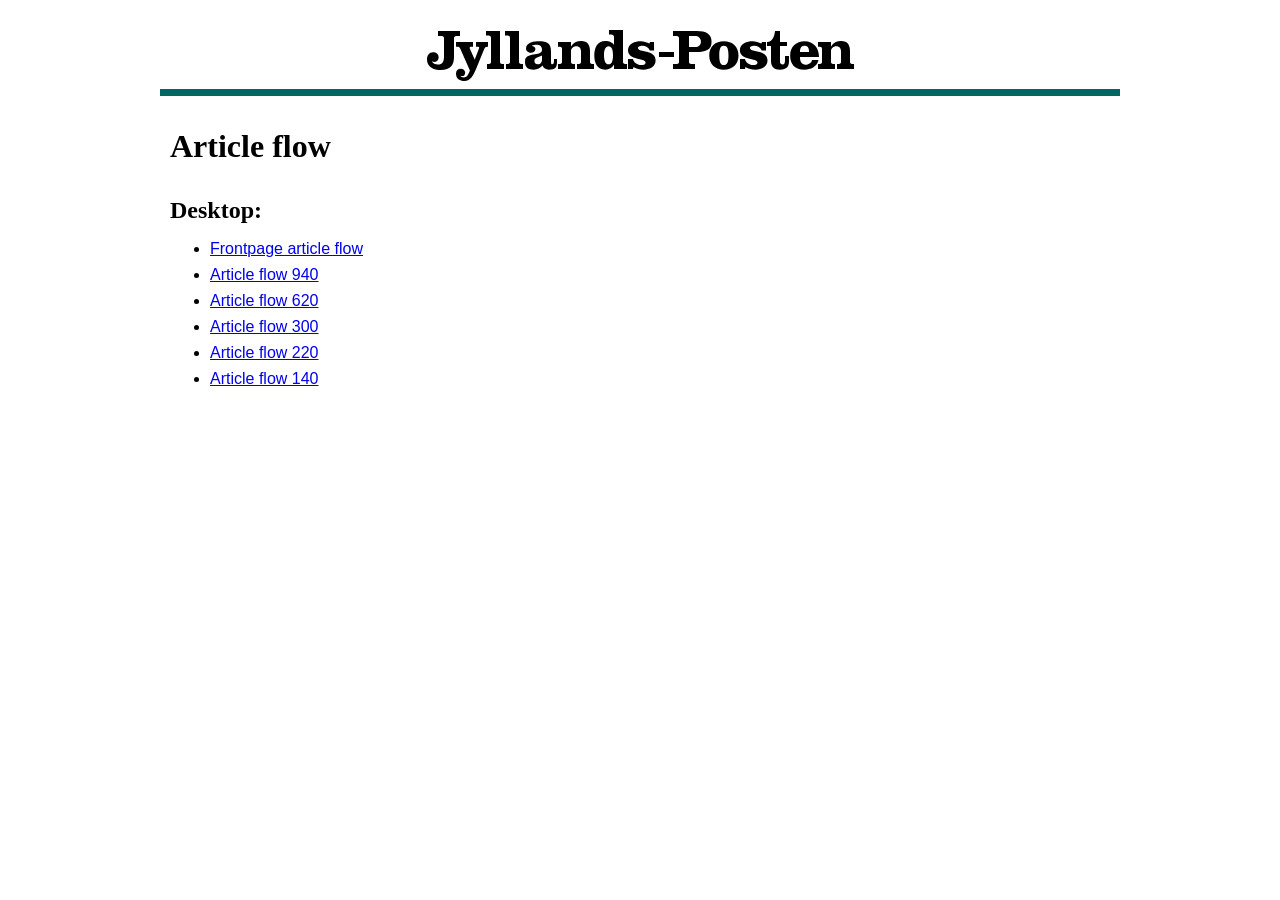
<file: article_flow/index.html>
<!DOCTYPE html>
<html>
	<head>
		<meta http-equiv="Content-Type" content="text/html; charset=UTF-8"/>
		<title>Jyllands-Posten - Article flow</title>
		<style type="text/css">
			html,
			body {
				margin: 0;
				padding: 0;
				background: #fff;
				font-family: Arial, Helvetica, sans-serif;
				color: #000;
			}
			.page {
				max-width: 960px;
				margin: 0 auto;
			}
			.page__header {
				margin-bottom: 2rem;
				padding: 0 10px;
				border-bottom: 7px solid #006860;
			}
			.page__header__logo {
				width: 235px;
				height: 29px;
				margin: 0 auto;
				padding: 7px 0 6px;
			}
			.page__header__logo__img {
				width: 235px;
				height: 29px;
			}
			.page__title {
				margin: 2rem 0;
				padding: 0 10px;
				font-family: Georgia, serif;
				font-size: 2rem;
				font-weight: bold;
			}
			.page__content {
				padding: 0 10px;
			}
			.section {
				margin: 2rem 0;
			}
			.section__header {
				margin: 1rem 0;
				font-family: Georgia, serif;
				font-size: 1.5rem;
				font-weight: bold;
			}
			.section__list {
				margin: 1rem 0;
			}
			.section__list__item {
				margin-top: 0.5rem;
				margin-bottom: 0.5rem;
			}

			@media screen and (min-width: 640px) {
				.page__header__logo {
					width: 427px;
					height: 52px;
					padding-top: 30px;
					padding-bottom: 7px;
				}
				.page__header__logo__img {
					width: 427px;
					height: 52px;
				}
			}
		</style>
	</head>
	<body>

		<div class="page">
			<header class="page__header">
				<div class="page__header__logo">
					<svg class="page__header__logo__img" version="1.1" xmlns="http://www.w3.org/2000/svg" xmlns:xlink="http://www.w3.org/1999/xlink" width="427" height="52" viewBox="0 0 427 52" xml:space="preserve">
						<rect x="232" y="22" width="15" height="5"/>
						<path d="M33,1v5h-4c-1,0-2,1-2,2v19c0,8.16-3.642,13-13,13C6.228,40,0,36.782,0,29.427c0-3.766,1.984-7.128,6.063-7.128  c3.066,0,5.57,1.764,5.57,5.023c0,3.243-2.271,4.679-4.261,4.679c-0.905,0-1.758-0.177-2.324-0.636H4.938  c0.905,2.567,3.452,3.248,5.947,3.248c4.428,0,6.115-3.1,6.115-7.612V8c0-1-1-2-2-2h-4V1H33"/>
						<path d="M61,12v4.654h-0.628c-2.219,0-2.728,1.308-3.346,2.842l-7.554,18.487C46.535,45.163,43.578,51,37.507,51  C32.746,51,29,48.758,29,43.513c0-3.021,1.933-4.847,4.885-4.847c2.204,0,4.25,1.367,4.25,3.759c0,2.401-1.025,3.656-3.007,3.656  c-0.516,0-1.137-0.057-1.588-0.229c0.167,1.372,2.16,1.648,3.226,1.648c3.471,0,4.887-3.815,6.133-7.008l-8.96-20.313  c-0.853-2.093-1.426-3.525-2.893-3.525H29V12h17v4.654h-1.452c-1.252,0-1.875,0.165-1.875,1.083c0,0.35,0.117,0.678,0.336,1.196  l4.653,10.555h0.115l4.023-10.39c0.23-0.565,0.342-1.137,0.342-1.537c0-0.513-0.454-0.907-1.703-0.907H49V12H61"/>
						<path d="M73,32c0,1,1,2,2,2h2v5H60v-5h2c1,0,2-1,2-2V8c0-1.596-0.757-2.47-2.4-2.47H59V1h14V32"/>
						<path d="M92,32c0,1,1,2,2,2h2v5H79v-5h2c1,0,2-1,2-2V8c0-1.596-0.759-2.47-2.4-2.47H78V1h14V32"/>
						<path d="M115,29.488c0,2.388-1.111,4.787-4.343,4.787c-1.77,0-3.236-0.855-3.236-3.193c0-3.536,4.854-3.884,7.579-5.475V29.488z   M127,29v1.346c0,3.191-0.523,3.93-1.763,3.93c-0.907,0-1.237-0.629-1.237-2.275V21.383c0-8.322-4.046-10.147-11.822-10.147  c-4.587,0-13.156,0.913-13.156,7.233c0,2.684,2.276,4.227,4.941,4.227c2.266,0,4.472-1.084,4.472-3.598  c0-1.985-1.861-2.903-3.564-3.13v-0.112c1.358-0.863,2.949-1.082,4.468-1.082c3.134,0,5.661,1.25,5.661,5.018  c0,7.468-17,1.143-17,11.909c0,5.828,3.345,7.935,8.738,7.935c3.695,0,6.414-1.25,8.739-4.049c0.899,2.732,3.57,4.049,6.295,4.049  c6.296,0,8.228-1.935,8.228-7.636v-3H127"/>
						<path d="M144,12v4.472l0,0c2.487-3.646,5.615-5.472,10.216-5.472c6.459,0,8.784,4.059,8.784,10v11c0,1,1,2,2,2h2v5h-17v-5h2  c1,0,2-1,2-2V22c0-3.298-1.091-5.634-4.945-5.634c-2.618,0-5.055,2.246-5.055,4.635v11c0,1,1,2,2,2h2v5h-17v-5h2c1,0,2-1,2-2V19  c0-1-0.352-2.346-2-2.346h-1.997L131,12H144"/>
						<path d="M404,12v4.473l0,0c2.487-3.646,5.615-5.473,10.216-5.473c6.46,0,8.784,4.059,8.784,10v11c0,1,1,2,2,2h2v5h-17v-5h2  c1,0,2-1,2-2V22c0-3.299-1.092-5.635-4.945-5.635c-2.617,0-5.055,2.246-5.055,4.635v11c0,1,1,2,2,2h2v5h-17v-5h2c1,0,2-1,2-2V19  c0-1-0.352-2.346-2-2.346h-1.996L391,12H404"/>
						<path d="M181.616,34.332c-3.192,0-4.616-3.533-4.616-9.127c0-5.586,1.424-9.064,4.616-9.064c3.178,0,4.384,3.478,4.384,9.064  C186,30.799,184.794,34.332,181.616,34.332 M187,39h13v-5h-2c-1,0-2-1-2-2V0h-14v4.561h2.266C185.923,4.561,187,5.415,187,7v8l0,0  c-1.194-2.509-5.174-4-8.576-4c-8.564,0-11.128,7.469-11.128,14.439c0,6.95,2.563,14.196,11.128,14.196  c3.635,0,6.931-1.54,8.576-5.023l0,0V39"/>
						<path d="M206,29c0.445,3.368,4.583,6.073,7.761,6.073c1.649,0,4.826,0,4.826-2.508c0-4.794-17.589-1.89-17.589-12.325  c0-6.837,7.035-9.004,12.709-9.004c2.994,0,6.176,0.913,8.796,2.386L223,12h4l0.092,8.47h-4.311  c-0.57-1.646-1.587-2.733-2.897-3.533c-1.297-0.796-2.835-1.142-4.474-1.142c-1.311,0-4.371,0.288-4.371,2.231  c0,4.902,17.587,1.198,17.587,12.32c0,6.893-6.298,9.29-12.144,9.29c-3.515,0-7.037-0.516-9.986-2.565L206,39h-5V29H206"/>
						<path d="M262,6h6c3.178,0,5.916,1.961,5.916,5.5c0,3.537-1.938,5.5-5.916,5.5h-6V6z M252,32c0,1-1,2-2,2h-4v5h22v-5h-4c-1,0-2-1-2-2  V22h7c10.424,0,15.573-2.464,15.573-10.271C284.573,3.917,279.066,1,269.771,1H246v5.023L250,6c1,0,2,1,2,2V32"/>
						<path d="M296.864,15.794c3.406,0,4.604,2.906,4.604,9.645c0,6.726-1.198,9.634-4.604,9.634c-3.405,0-4.586-2.908-4.586-9.634  C292.278,18.701,293.459,15.794,296.864,15.794 M296.864,11.236c-8.444,0-14.633,5.074-14.633,14.204  c0,9.117,6.188,14.196,14.633,14.196c8.463,0,14.637-5.079,14.637-14.196C311.501,16.31,305.327,11.236,296.864,11.236"/>
						<path d="M318,29c0.466,3.368,4.454,6.073,7.636,6.073c1.654,0,4.825,0,4.825-2.508c0-4.794-17.592-1.89-17.592-12.325  c0-6.837,7.03-9.004,12.708-9.004c3.007,0,6.188,0.913,8.788,2.386L335,12h4v8.47h-4.349c-0.565-1.646-1.591-2.733-2.886-3.533  c-1.305-0.796-2.84-1.142-4.476-1.142c-1.318,0-4.376,0.288-4.376,2.231c0,4.902,17.582,1.198,17.582,12.32  c0,6.893-6.293,9.29-12.139,9.29c-3.512,0-7.029-0.516-9.976-2.565L318,39h-5V29H318"/>
						<path d="M353,1v11h7v4h-7v16.336c0,1.201,1.197,2.167,2.5,2.167c2.158,0,2.5-1.883,2.5-4.503v-4h4v5  c0,5.586-2.237,8.636-9.029,8.636c-5.854,0-8.971-2.854-8.971-8.672V16h-4v-4c5.665,0,7.55-6.265,8-11H353"/>
						<path d="M373,22v-1.292c0-2.917,1.839-4.913,4.61-4.913c2.727,0,4.39,1.996,4.39,4.913V22H373z M392,27  c0-8.89-5.257-15.764-14.498-15.764c-8.107,0-14.345,5.354-14.345,14.204c0,8.781,4.636,14.196,14.345,14.196  C383.62,39.636,390,37,391.5,30H385c-0.507,3.362-4.148,4.729-6.131,4.729C374.098,34.729,373,30.99,373,27H392"/>
					</svg>
				</div>
			</header>
			<h1 class="page__title">Article flow</h1>
			<div class="page__content">
				<section class="section">
					<h4 class="section__header">Desktop:</h4>
					<ul class="section__list">
						<li class="section__list__item">
							<a href="desktop/frontpage_article_flow.html">Frontpage article flow</a>
						</li>
						<li class="section__list__item">
							<a href="desktop/article_flow_940.html">Article flow 940</a>
						</li>
						<li class="section__list__item">
							<a href="desktop/article_flow_620.html">Article flow 620</a>
						</li>
						<li class="section__list__item">
							<a href="desktop/article_flow_300.html">Article flow 300</a>
						</li>
						<li class="section__list__item">
							<a href="desktop/article_flow_220.html">Article flow 220</a>
						</li>
						<li class="section__list__item">
							<a href="desktop/article_flow_140.html">Article flow 140</a>
						</li>
					</ul>
				</section>
			</div>
		</div>

	</body>
</html>
</file>
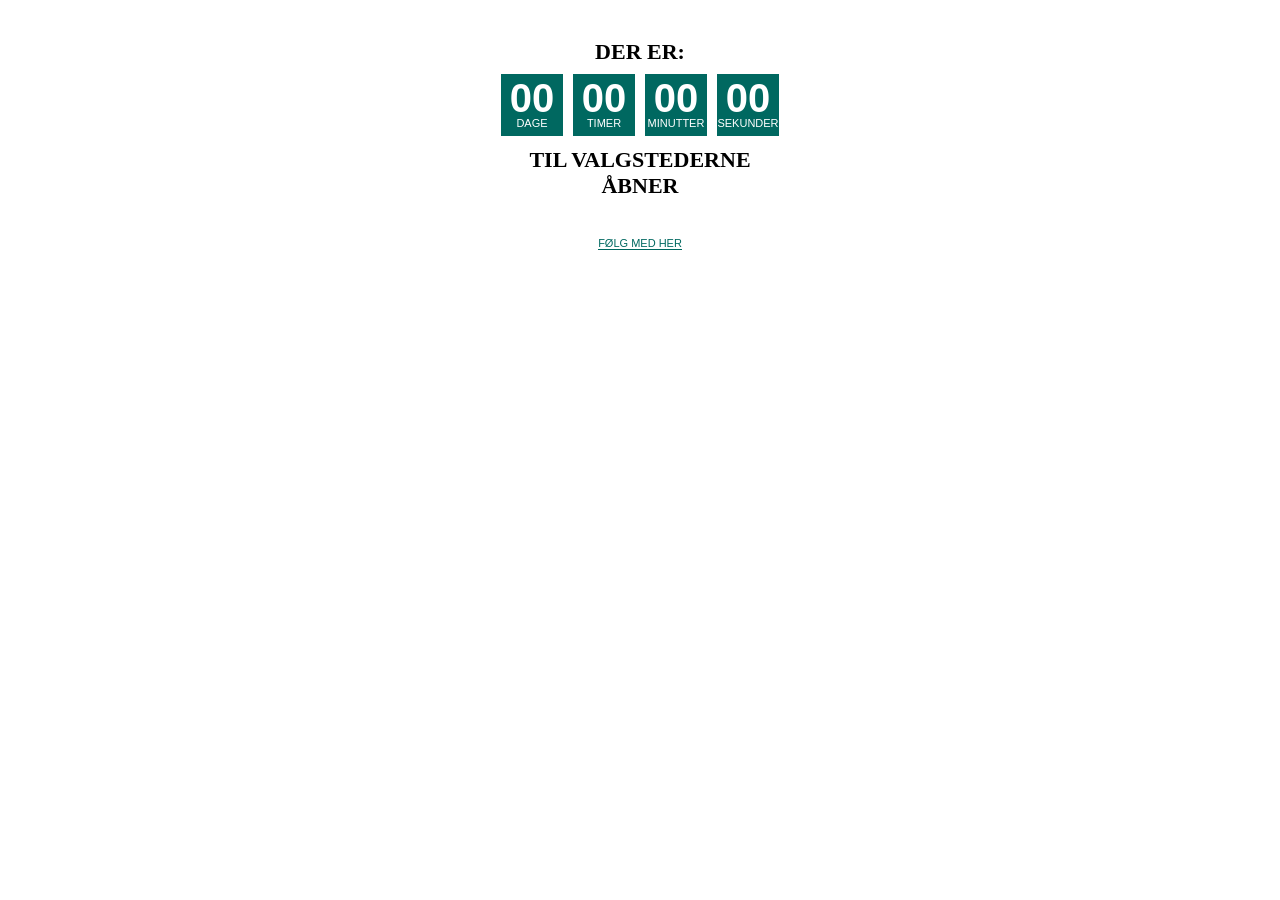
<file: countdown_tool/index.html>
<!DOCTYPE html>
<html>
    <head>
        <meta http-equiv="Content-Type" content="text/html; charset=UTF-8"/>
        <meta name="viewport" content="width=device-width, initial-scale=1"/>
        <title>Jyllands-Posten - Countdown tool</title>
        
        <style type="text/css">
            /* START countdown tool */
            .countdownTool {
                max-width: 300px;
                margin: 0 auto;
                text-align: center;
            }
            .countdownTool__topText {
                padding: 31px 10px 9px;
                text-transform: uppercase;
                font: 22px/26px 'GuardianEgyptian', Georgia, serif;
                font-weight: 600;
            }
            .countdownTool__content {
                display: table;
                margin: 0 auto;
            }
            .countdownTool__number {
                float: left;
                width: 62px;
                height: 60px;
                margin-right: 10px;
                padding-top: 2px;
                background: #006860;
                color: #fff;
            }
            .countdownTool__number:last-child {
                margin-right: 0;
            }
            .countdownTool__number__value {
                display: block;
                min-height: 44px;
                text-transform: uppercase;
                font: bold 40px/44px Arial, sans-serif;
                white-space: nowrap;
            }
            .countdownTool__number__label {
                display: block;
                position: relative;
                top: -3px;
                text-transform: uppercase;
                font: 11px/13px Arial, sans-serif;
                white-space: nowrap;
            }
            .countdownTool__botText {
                padding: 11px 10px 0;
                text-transform: uppercase;
                font: 22px/26px 'GuardianEgyptian', Georgia, serif;
                font-weight: 600;
            }
            .countdownTool__follow {
                padding: 38px 10px 0;
                text-transform: uppercase;
                font: 11px/13px Arial, sans-serif;
            }
            .countdownTool__follow a {
                border-bottom: 1px solid #006860;
                text-decoration: none;
                color: #006860;
            }
            .countdownTool__follow a:hover {
                border-bottom-color: transparent;
                text-decoration: none;
                color: #006860;
            }
            /* END countdown tool */
        </style>
    </head>
    <body>
        
        <div id="countdownTool" class="countdownTool">
            <div class="countdownTool__topText">Der er:</div>
            <div class="countdownTool__content">
                <div class="countdownTool__number">
                    <span class="countdownTool__number__value countdownToolDays">00</span>
                    <span class="countdownTool__number__label">dage</span>
                </div>
                <div class="countdownTool__number">
                    <span class="countdownTool__number__value countdownToolHours">00</span>
                    <span class="countdownTool__number__label">timer</span>
                </div>
                <div class="countdownTool__number">
                    <span class="countdownTool__number__value countdownToolMinutes">00</span>
                    <span class="countdownTool__number__label">minutter</span>
                </div>
                <div class="countdownTool__number">
                    <span class="countdownTool__number__value countdownToolSeconds">00</span>
                    <span class="countdownTool__number__label">sekunder</span>
                </div>
            </div>
            <div class="countdownTool__botText">til valgstederne åbner</div>
            <div class="countdownTool__follow">
                <a href="#">Følg med her</a>
            </div>
        </div>

        <script type="text/javascript">
            function countdownTool(el, date) {
                if (!el) {
                    return;
                }

                // define time units
                var s = 1000, // seconds
                    m = s * 60, // minutes
                    h = m * 60, // hours
                    d = h * 24; // days

                // find HTML elements for numbers
                var daysHTML = el.getElementsByClassName('countdownToolDays')[0],
                    hoursHTML = el.getElementsByClassName('countdownToolHours')[0],
                    minutesHTML = el.getElementsByClassName('countdownToolMinutes')[0],
                    secondsHTML = el.getElementsByClassName('countdownToolSeconds')[0];

                function count(date) {
                    // define timespan from current date to future date
                    var timespan = new Date(date).getTime() - new Date().getTime();

                    if (timespan >= 0) {
                        // split timespan into units
                        var days = Math.floor(timespan / d),
                            hours = Math.floor((timespan % d) / h),
                            minutes = Math.floor((timespan % h) / m),
                            seconds = Math.floor((timespan % m) / s);

                        // update numbers
                        daysHTML.innerText = (days > 9 ? '' : '0') + days;
                        hoursHTML.innerText = (hours > 9 ? '' : '0') + hours;
                        minutesHTML.innerText = (minutes > 9 ? '' : '0') + minutes;
                        secondsHTML.innerText = (seconds > 9 ? '' : '0') + seconds;

                        // call again current function after 1 second
                        setTimeout(function() {count(date)}, 1000);
                    }
                }

                if (daysHTML && hoursHTML && minutesHTML && secondsHTML) {
                    count(date);
                }
            }

            countdownTool(document.getElementById('countdownTool'), 'June 1, 2025 00:00:00');
        </script>
        
    </body>
</html>
</file>
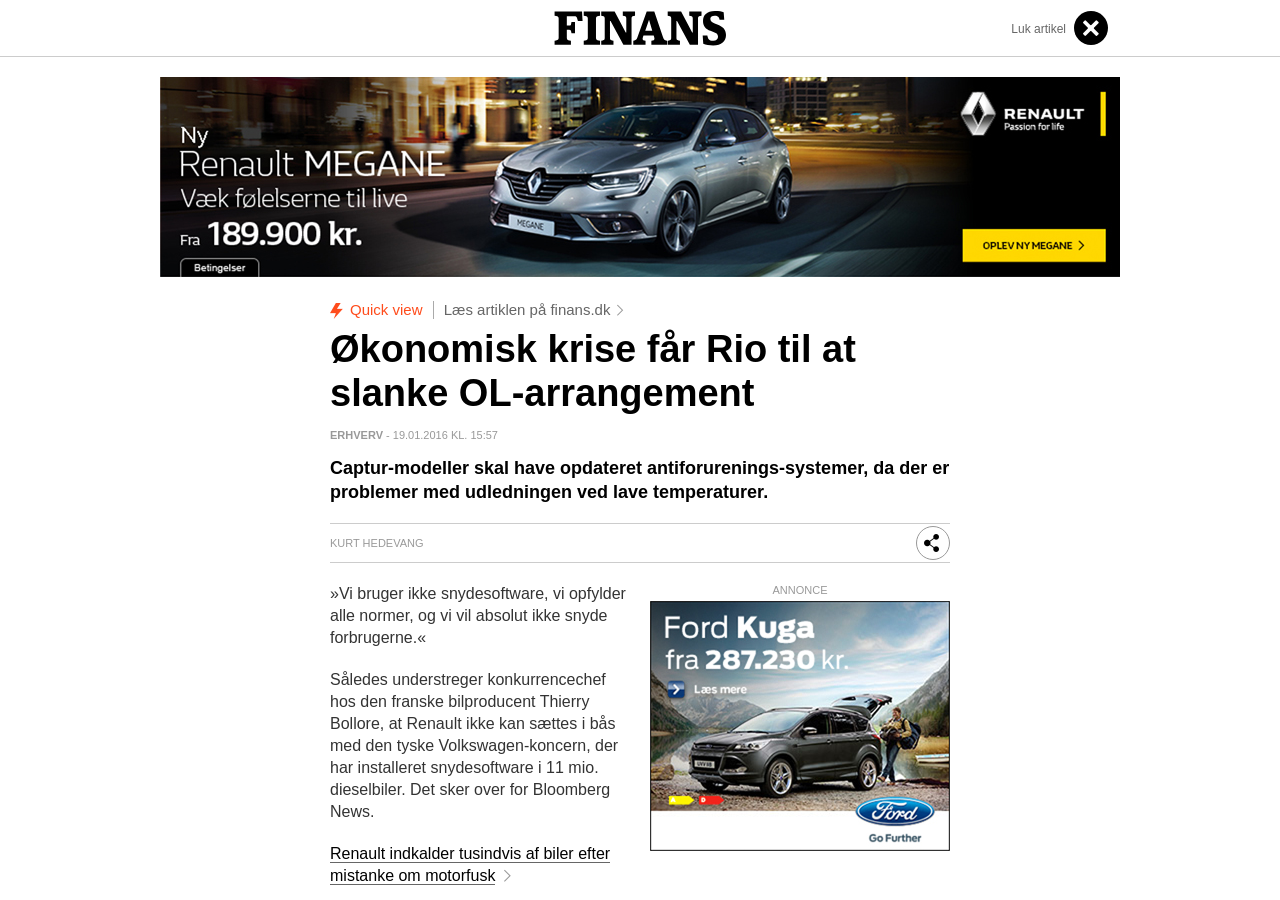
<file: instant_article/index.html>
﻿<!DOCTYPE html>
<html>
	<head>
		<meta http-equiv="Content-Type" content="text/html; charset=utf-8"/>
		<meta name="viewport" content="width=device-width, initial-scale=1.0, maximum-scale=1.0"/>
		<link href="css/jpia.css" rel="stylesheet" type="text/css"/>
		<title>Jyllands-Posten - Instant article</title>
		<style>
			html,
			body {
				margin: 0;
				padding: 0;
				background: #fff;
			}
		</style>
	</head>
	<body>

		<div class="jpia">
			<div class="jpia__header">
				<div class="jpia__header__in">
					<div class="jpia__logo jpia__logo--finans">
						<a class="jpia__logo__box" href="http://finans.dk/">
							<img src="img/finansLogo.svg" onerror="this.onerror=null; this.src='img/finansLogo.png'" alt="Finans"/>
						</a>
					</div>
					<div class="jpia__close">
						<div class="jpia__icon jpia__bdrIcon jpia__iconCross"></div>
						<div class="jpia__close__caption">Luk artikel</div>
					</div>
				</div>
			</div>
			<div class="jpia__content">
				<div class="jpia__promo">
					<a href="#"><img src="img/temp/banner_1.jpg"/></a>
				</div>

				<div class="jpia__body">
					<div class="jpia__fullVersion">
						<span class="jpia__fullVersion__title"><span class="jpia__icon jpia__iconLightning"></span>Quick view</span>
						<a href="#" class="jpia__fullVersion__link">Læs artiklen på finans.dk<span class="jpia__icon jpia__iconArrowRight"></span></a>
					</div>

					<div class="jpia__info">
						<h1 class="jpia__title">Økonomisk krise får Rio til at slanke OL-arrangement</h1>
						<div class="jpia__data">
							<span class="jpia__section">Erhverv</span>
							<span class="jpia__data__sr"> - </span>
							<time class="jpia__date">19.01.2016 kl. 15:57</time>
						</div>
						<div class="jpia__desc">Captur-modeller skal have opdateret antiforurenings-systemer, da der er problemer med udledningen ved lave temperaturer.</div>
					</div>

					<div class="jpia__topToolbar jpia__cfix">
						<div class="jpia__byline">
							<a href="#">Kurt Hedevang</a>
						</div>
						<div class="jpia__topToolbar__shareToolbar">
							<div class="jpia__icon jpia__bdrIcon jpia__iconShare" onclick="this.parentNode.className=='jpia__topToolbar__shareToolbar' ? this.parentNode.className='jpia__topToolbar__shareToolbar jpia__topToolbar__shareToolbar--on' : this.parentNode.className='jpia__topToolbar__shareToolbar'"></div>
							<div class="jpia__topToolbar__shareToolbar__content">
								<a href="#" class="jpia__icon jpia__bdrIcon jpia__iconFacebook"></a>
								<a href="#" class="jpia__icon jpia__bdrIcon jpia__iconTwitter"></a>
								<a href="#" class="jpia__icon jpia__bdrIcon jpia__iconLinkedin"></a>
								<a href="#" class="jpia__icon jpia__bdrIcon jpia__iconMail"></a>
							</div>
						</div>
					</div>

					<div class="jpia__text">
						<div class="jpia__banner jpia__banner--right">
							<div class="jpia__banner__header">Annonce</div>
							<div class="jpia__banner__content">
								<a href="#"><img src="img/temp/banner_2.jpg"/></a>
							</div>
						</div>
						<p>»Vi bruger ikke snydesoftware, vi opfylder alle normer, og vi vil absolut ikke snyde forbrugerne.«</p>
						<p>Således understreger konkurrencechef hos den franske bilproducent Thierry Bollore, at Renault ikke kan sættes i bås med den tyske Volkswagen-koncern, der har installeret snydesoftware i 11 mio. dieselbiler. Det sker over for Bloomberg News.</p>
						<p class="jpia__inlineRelated">
							<a href="#" class="jpia__inlineRelated__link"><span class="jpia__inlineRelated__text">Renault indkalder tusindvis af biler efter mistanke om motorfusk</span><span class="jpia__icon jpia__iconArrowRight"></span></a>
						</p>
						<p>Men Thierry Bollore kan ikke skjule, at Renault nu også har fået problemer med udledningen fra dieselmodeller. Bilkoncernen har besluttet at tilbagekalde 15.800 dieselbiler i Captur-serien. Det er en lille SUV, og tilbagekaldelserne gælder tilsyneladende kun udgaver med en 110 hk motor.</p>
						<ul>
							<li>Renault er i frit fald efter razzia - og Fiat anklages for falske salg</li>
							<li>Hvor længe kan VW-chef blive siddende på stolen hvor længe kan VW-chef blive siddende på stolen</li>
							<li>66 institutionelle investorer vil sagsøge Volkswagen de forhøjede tal for udledning hænger tilsyneladende sammen med, at dieselmotorernes NOx-filtre ikke fungerer godt nok</li>
						</ul>
						<p>Men Thierry Bollore kan ikke skjule, at Renault nu også har fået problemer med udledningen fra dieselmodeller. Bilkoncernen har besluttet at tilbagekalde 15.800 dieselbiler i Captur-serien. Det er en lille SUV, og tilbagekaldelserne gælder tilsyneladende kun udgaver med en 110 hk motor.</p>
						<ol>
							<li>Renault er i frit fald efter razzia - og Fiat anklages for falske salg</li>
							<li>Hvor længe kan VW-chef blive siddende på stolen hvor længe kan VW-chef blive siddende på stolen</li>
							<li>66 institutionelle investorer vil sagsøge Volkswagen de forhøjede tal for udledning hænger tilsyneladende sammen med, at dieselmotorernes NOx-filtre ikke fungerer godt nok</li>
						</ol>
						<p>Den udgave sælges ikke i Danmark. De forhøjede tal for udledning hænger tilsyneladende sammen med, at dieselmotorernes NOx-filtre ikke fungerer godt nok - især ved lave temperaturer.</p>
						<p>Captur-modellerne <a href="#">skal have opdateret</a> antiforureningsystemerne, og det arbejde skulle ifølge Bloomberg tage en halv arbejdsdag per motor.</p>
						<p>De forhøjede tal for udledning hænger tilsyneladende sammen med, at dieselmotorernes NOx-filtre ikke fungerer godt nok - især ved lave temperaturer.</p>
						<div class="jpia__banner">
							<div class="jpia__banner__header">Annonce</div>
							<div class="jpia__banner__content">
								<a href="#"><img src="img/temp/banner_3.jpg"/></a>
							</div>
						</div>
						<p>Sagerne om bilernes problemer med høj udledning ved normal kørsel, har tirsdag også fået generalsekretæren for de europæiske bilproducenters organisation, ACEA, til at efterlyse, at der så hurtigt som muligt bringes overensstemmelse mellem den gældende EU-norm og de resultater, der opnås, når bilerne køres i daglig trafik. Til det formål skal der efter hans mening udarbejdes en norm for kørsel under almindelige forhold - (real-driving emissions - RDE).</p>
						<p class="jpia__inlineRelated">
							<a href="#" class="jpia__inlineRelated__link"><span class="jpia__inlineRelated__text">Renault og Fiat svarer igen efter anklager om fusk</span><span class="jpia__icon jpia__iconLock"></span><span class="jpia__icon jpia__iconArrowRight"></span></a>
						</p>
						<p>Men samtidig tilbyder <a href="#">Renault</a> nu, at op til 700.000 bilister kan få opdateret softwaren til deres dieselmodeller. Da det skal være frivilligt,  tyder det mere på, at Renault vil undgå at havne i samme situation som VW. Der foreligger endnu ikke oplysninger om, hvad opdateringen vil betyde for NOx-udledning, motorydelse og brændstofforbrug.</p>
						<p class="jpia__inlineRelated">
							<a href="#" class="jpia__inlineRelated__link"><span class="jpia__inlineRelated__text">Flere bilmærker undersøges for dieselsnyd</span><span class="jpia__icon jpia__iconUnlock"></span><span class="jpia__icon jpia__iconArrowRight"></span></a>
						</p>
						<p>De franske myndigheder vil også undersøge modeller fra Ford og Mercedes-Benz, fordi test under reelle forhold har afsløret udledningstal.</p>
					</div>

					<div class="jpia__botToolbar">
						<div class="jpia__botToolbar__shareToolbar">
							<a href="#" class="jpia__icon jpia__bdrIcon jpia__iconFacebook"></a>
							<a href="#" class="jpia__icon jpia__bdrIcon jpia__iconTwitter"></a>
							<a href="#" class="jpia__icon jpia__bdrIcon jpia__iconLinkedin"></a>
							<a href="#" class="jpia__icon jpia__bdrIcon jpia__iconMail"></a>
						</div>
						<div class="jpia__botToolbar__fullVersion">
							<a href="#" class="jpia__botToolbar__fullVersion__link">Læs artiklen på finans.dk<span class="jpia__icon jpia__iconArrowRight"></span></a>
						</div>
					</div>

					<div class="jpia__related">
						<div class="jpia__related__header">Relaterede</div>
						<ul class="jpia__related__list">
							<li class="jpia__related__list__item">
								<a href="#" class="jpia__related__list__link"><span class="jpia__related__list__text">Renault er i frit fald efter razzia - og Fiat anklages for falske salg</span><span class="jpia__icon jpia__iconArrowRight"></span></a>
							</li>
							<li class="jpia__related__list__item">
								<a href="#" class="jpia__related__list__link"><span class="jpia__related__list__text">Hvor længe kan VW-chef blive siddende på stolen?</span><span class="jpia__icon jpia__iconLock"></span><span class="jpia__icon jpia__iconArrowRight"></span></a>
							</li>
							<li class="jpia__related__list__item">
								<a href="#" class="jpia__related__list__link"><span class="jpia__related__list__text">66 institutionelle investorer vil sagsøge Volkswagen</span><span class="jpia__icon jpia__iconUnlock"></span><span class="jpia__icon jpia__iconArrowRight"></span></a>
							</li>
						</ul>
					</div>
				</div>
			</div>
		</div>

	</body>
</html>
</file>
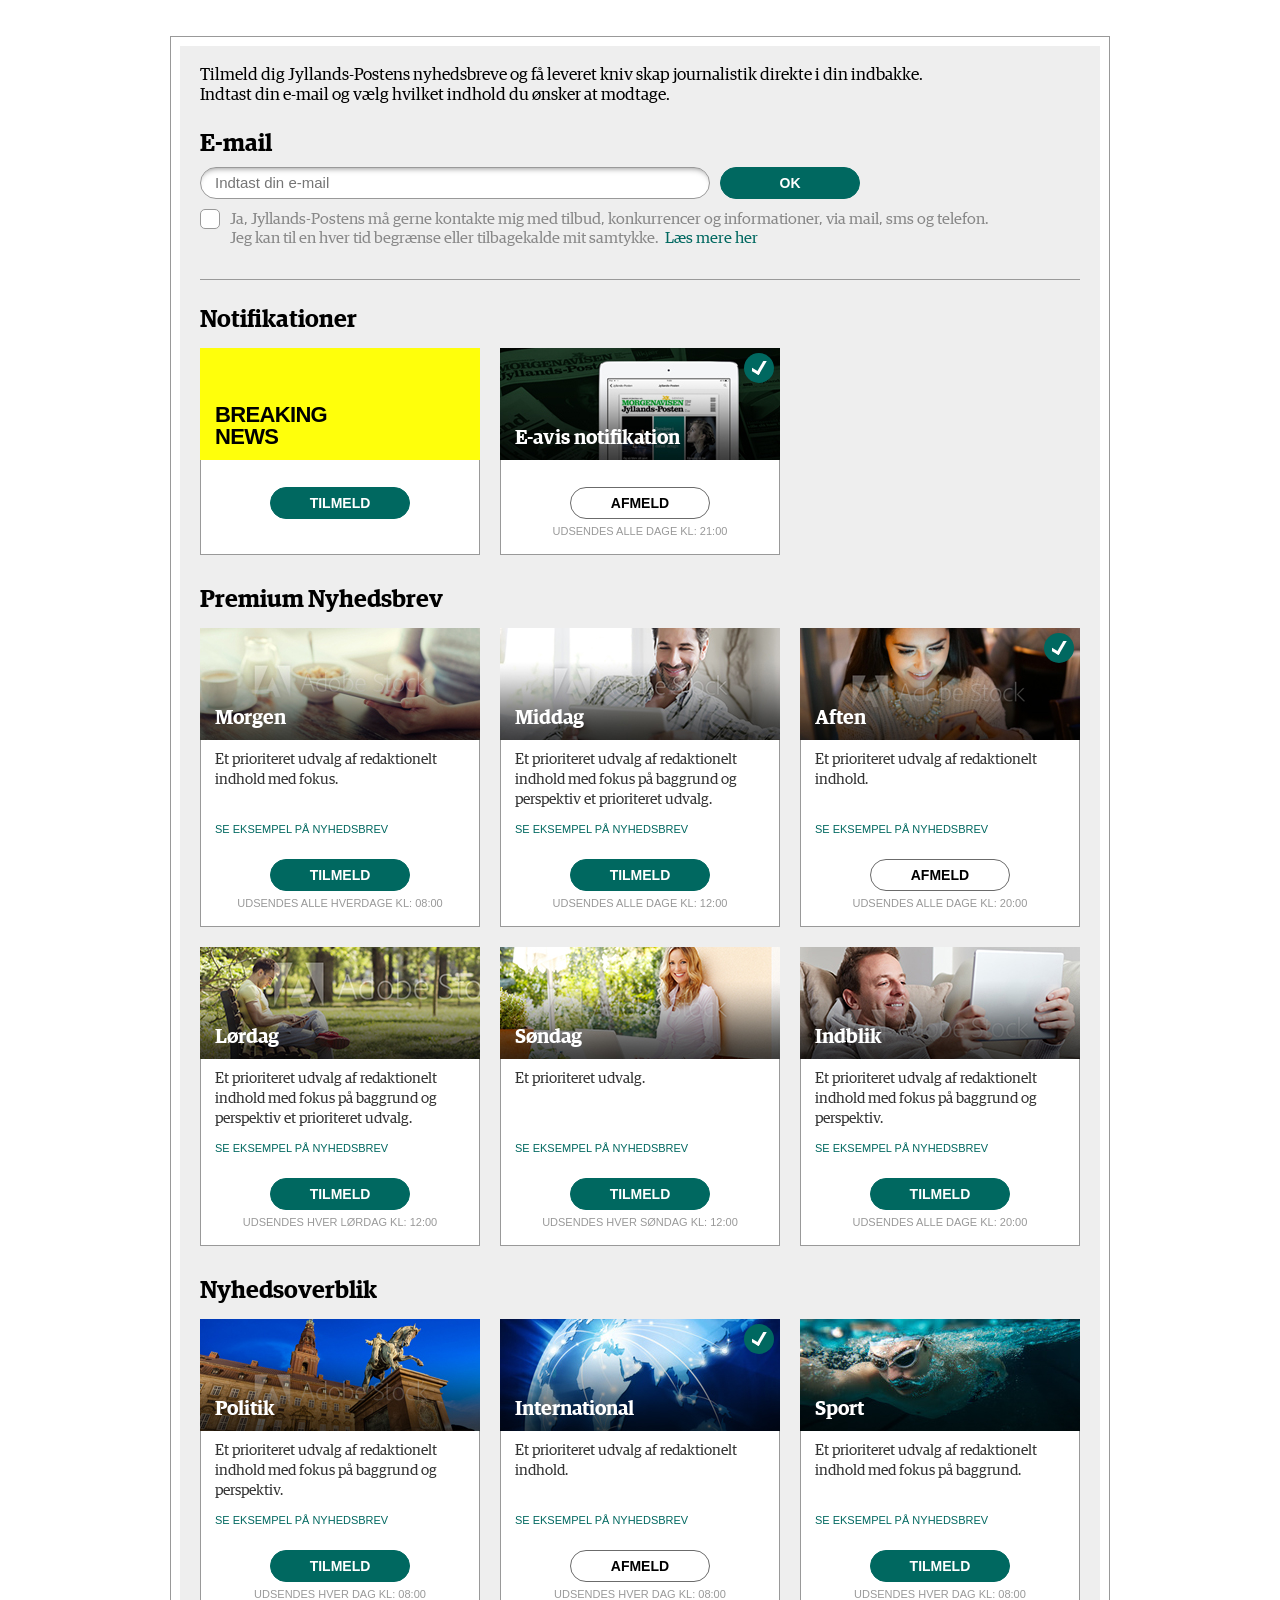
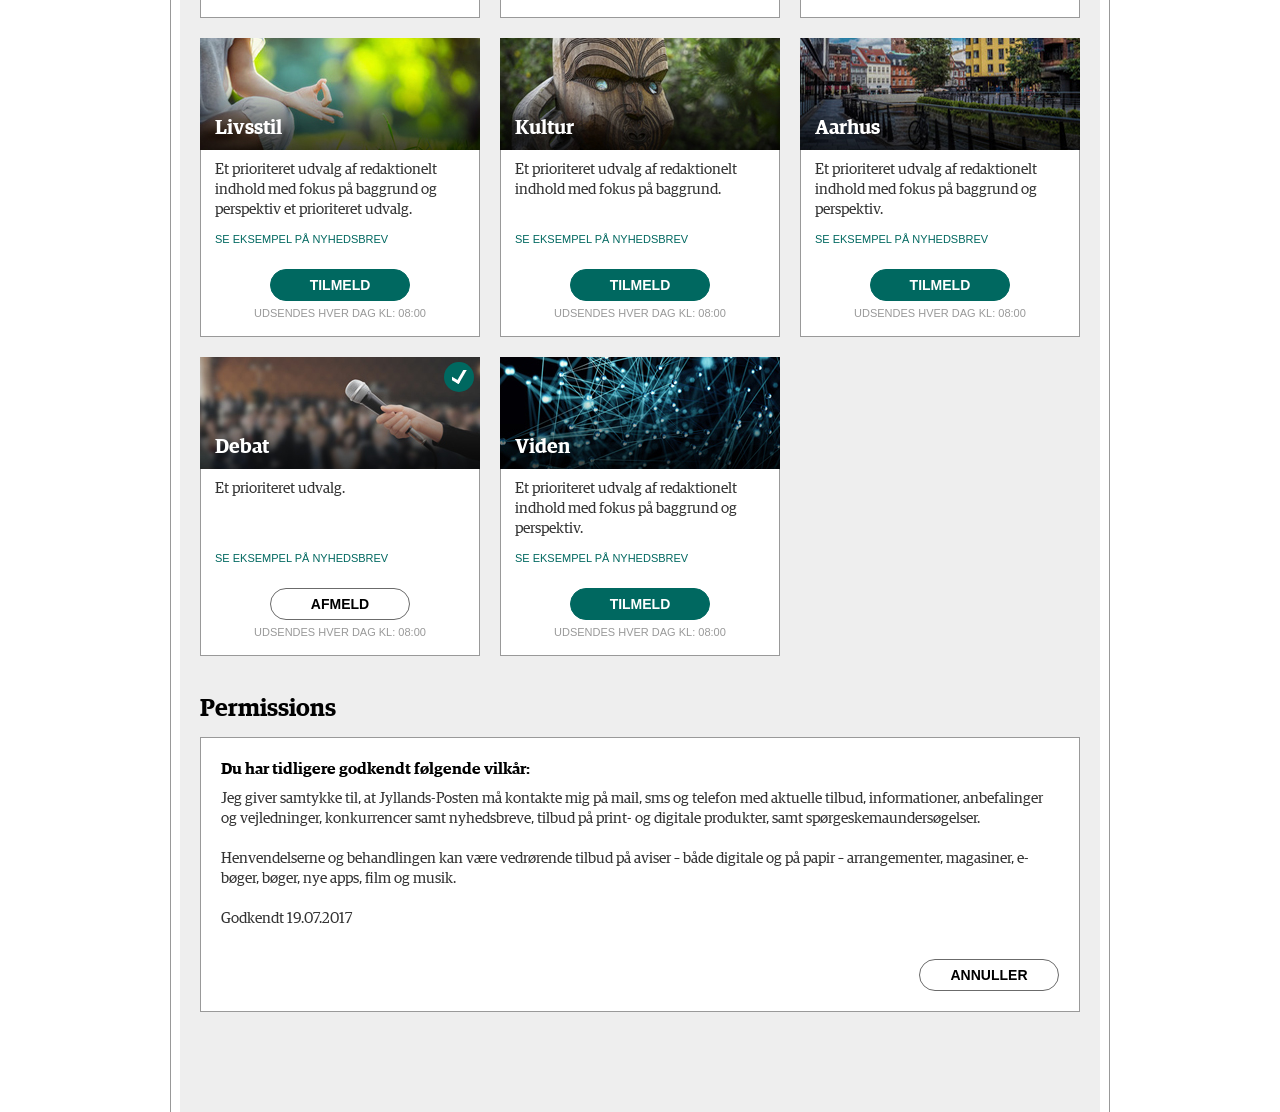
<file: newsletter_overview/index.html>
﻿<!DOCTYPE html>
<html>
	<head>
		<meta http-equiv="Content-Type" content="text/html; charset=utf-8"/>
		<meta id="viewport" name="viewport" content="width=device-width, initial-scale=1.0, maximum-scale=1.0"/>
		<link href="css/nlo.css" rel="stylesheet" type="text/css"/>
		<link href="css/nlo_overlay.css" rel="stylesheet" type="text/css"/>
		<title>Newsletter overview</title>
		<style>
			html,
			body {
				margin: 0;
				padding: 0;
				background: #fff;
			}
		</style>
	</head>
	<body>

		<br/><br/>

		<div class="nlo">
			<div class="nlo__in1">
				<div class="nlo__in2">

					<!-- state: unauthorized user, permission checkbox -->
					<form class="nlo__email">
						<div class="nlo__email__text">
							Tilmeld dig Jyllands-Postens nyhedsbreve og få leveret kniv skap journalistik direkte i din indbakke.
							<br/>
							Indtast din e-mail og vælg hvilket indhold du ønsker at modtage.
						</div>
						<div class="nlo__email__status">
							E-mail
						</div>
						<div class="nlo__email__data">
							<input class="nlo__inp" type="text" placeholder="Indtast din e-mail"/>
							<button class="nlo__btn">Ok</button>
						</div>
						<div class="nlo__email__permissions">
							<div class="nlo__checkbox">
								<input id="nloCheckboxInp" type="checkbox"/>
								<label for="nloCheckboxInp">Ja, Jyllands-Postens må gerne kontakte mig med tilbud, konkurrencer og  informationer, via mail, sms og telefon. Jeg kan til en hver tid begrænse eller tilbagekalde mit samtykke.</label>
								<a class="nlo__email__permissions__link" href="#">Læs mere her</a>
							</div>
							<div class="nloOverlay">
								<div class="nloOverlay__bg"></div>
								<div class="nloOverlay__wrap">
									<div class="nloOverlay__box">
										<div class="nloOverlay__header">
											<a class="nloOverlay__header__close" href="#">
												<i class="nloOverlay__header__close__icon"></i>
											</a>
											<div class="nloOverlay__header__name">Vilkår</div>
										</div>
										<div class="nloOverlay__content">
											<div class="nloOverlay__content__text">
												Jeg giver samtykke til, at Jyllands-Posten må kontakte mig på mail, sms og telefon med aktuelle tilbud, informationer, anbefalinger og vejledninger, konkurrencer samt nyhedsbreve, tilbud på print- og digitale produkter, samt spørgeskemaundersøgelser.
												<br/><br/>
												Henvendelserne og behandlingen kan være vedrørende tilbud på aviser – både digitale og på papir – arrangementer, magasiner, e-bøger, bøger, nye apps, film og musik.
												<br/><br/>
												Jeg kan til enhver tid begrænse eller tilbagekalde mit samtykke.
											</div>
										</div>
									</div>
								</div>
							</div>
						</div>
					</form>

					<!-- state: authorized user, permission checkbox -->
					<!-- <form class="nlo__email">
						<div class="nlo__email__text">
							Tilmeld dig Jyllands-Postens nyhedsbreve og få leveret kniv skap journalistik direkte i din indbakke.
							<br/>
							Indtast din e-mail og vælg hvilket indhold du ønsker at modtage.
						</div>
						<div class="nlo__email__status">
							E-mail:
							<span class="nlo__email__status__content">jensnielsen@gmail.com</span>
							<a class="nlo__email__status__edit" href="#">Ret</a>
						</div>
						<div class="nlo__email__permissions nlo__email__permissions--active">
							<div class="nlo__checkbox">
								<input id="nloCheckboxInp" type="checkbox"/>
								<label for="nloCheckboxInp">Ja, Jyllands-Postens må gerne kontakte mig med tilbud, konkurrencer og  informationer, via mail, sms og telefon. Jeg kan til en hver tid begrænse eller tilbagekalde mit samtykke.</label>
								<a class="nlo__email__permissions__link" href="#">Læs mere her</a>
							</div>
							<div class="nloOverlay">
								<div class="nloOverlay__bg"></div>
								<div class="nloOverlay__wrap">
									<div class="nloOverlay__box">
										<div class="nloOverlay__header">
											<a class="nloOverlay__header__close" href="#">
												<i class="nloOverlay__header__close__icon"></i>
											</a>
											<div class="nloOverlay__header__name">Vilkår</div>
										</div>
										<div class="nloOverlay__content">
											<div class="nloOverlay__content__text">
												Jeg giver samtykke til, at Jyllands-Posten må kontakte mig på mail, sms og telefon med aktuelle tilbud, informationer, anbefalinger og vejledninger, konkurrencer samt nyhedsbreve, tilbud på print- og digitale produkter, samt spørgeskemaundersøgelser.
												<br/><br/>
												Henvendelserne og behandlingen kan være vedrørende tilbud på aviser – både digitale og på papir – arrangementer, magasiner, e-bøger, bøger, nye apps, film og musik.
												<br/><br/>
												Jeg kan til enhver tid begrænse eller tilbagekalde mit samtykke.
											</div>
										</div>
									</div>
								</div>
							</div>
							<button class="nlo__btn">Ok</button>
						</div>
					</form> -->

					<!-- state: authorized user, no permission checkbox -->
					<!-- <form class="nlo__email">
						<div class="nlo__email__text">
							Tilmeld dig Jyllands-Postens nyhedsbreve og få leveret kniv skap journalistik direkte i din indbakke.
							<br/>
							Indtast din e-mail og vælg hvilket indhold du ønsker at modtage.
						</div>
						<div class="nlo__email__status">
							E-mail:
							<span class="nlo__email__status__content">jensnielsen@gmail.com</span>
							<a class="nlo__email__status__edit" href="#">Ret</a>
						</div>
					</form> -->

					<section class="nlo__section">
						<h3 class="nlo__section__header">Notifikationer</h3>

						<div class="nlo__section__list">

							<div class="nlo__section__teaser nlo__section__teaser--bn">
								<div class="nlo__section__teaser__in">
									<div class="nlo__section__teaser__header">
										<div class="nlo__section__teaser__mark">
											<i class="nlo__section__teaser__mark__icon"></i>
										</div>
										<h4 class="nlo__section__teaser__title">Breaking news</h4>
									</div>
									<div class="nlo__section__teaser__content">
										<div class="nlo__section__teaser__subscribe">
											<a class="nlo__btn" href="#">Tilmeld</a>
										</div>
									</div>
								</div>
							</div>

							<div class="nlo__section__teaser nlo__section__teaser--selected">
								<div class="nlo__section__teaser__in">
									<div class="nlo__section__teaser__header">
										<figure class="nlo__section__teaser__image">
											<img class="nlo__section__teaser__image__img" src="img/temp/teaser00.jpg" alt=""/>
										</figure>
										<div class="nlo__section__teaser__mark">
											<i class="nlo__section__teaser__mark__icon"></i>
										</div>
										<h4 class="nlo__section__teaser__title">E-avis notifikation</h4>
									</div>
									<div class="nlo__section__teaser__content">
										<div class="nlo__section__teaser__subscribe">
											<a class="nlo__btn" href="#">Afmeld</a>
										</div>
										<div class="nlo__section__teaser__info">udsendes alle dage kl: 21:00</div>
									</div>
								</div>
							</div>

						</div>
					</section>

					<section class="nlo__section">
						<h3 class="nlo__section__header">Premium Nyhedsbrev</h3>

						<div class="nlo__section__list">

							<div class="nlo__section__teaser">
								<div class="nlo__section__teaser__in">
									<div class="nlo__section__teaser__header">
										<figure class="nlo__section__teaser__image">
											<img class="nlo__section__teaser__image__img" src="img/temp/teaser01.jpg" alt=""/>
										</figure>
										<div class="nlo__section__teaser__mark">
											<i class="nlo__section__teaser__mark__icon"></i>
										</div>
										<h4 class="nlo__section__teaser__title">Morgen</h4>
									</div>
									<div class="nlo__section__teaser__content">
										<div class="nlo__section__teaser__desc">Et prioriteret udvalg af redaktionelt indhold med fokus.</div>
										<div class="nlo__section__teaser__link">
											<a href="#">Se eksempel på nyhedsbrev</a>
										</div>
										<div class="nlo__section__teaser__subscribe">
											<a class="nlo__btn" href="#">Tilmeld</a>
										</div>
										<div class="nlo__section__teaser__info">Udsendes alle hverdage kl: 08:00</div>
									</div>
								</div>
							</div>

							<div class="nlo__section__teaser">
								<div class="nlo__section__teaser__in">
									<div class="nlo__section__teaser__header">
										<figure class="nlo__section__teaser__image">
											<img class="nlo__section__teaser__image__img" src="img/temp/teaser02.jpg" alt=""/>
										</figure>
										<div class="nlo__section__teaser__mark">
											<i class="nlo__section__teaser__mark__icon"></i>
										</div>
										<h4 class="nlo__section__teaser__title">Middag</h4>
									</div>
									<div class="nlo__section__teaser__content">
										<div class="nlo__section__teaser__desc">Et prioriteret udvalg af redaktionelt indhold med fokus på baggrund og perspektiv et prioriteret udvalg.</div>
										<div class="nlo__section__teaser__link">
											<a href="#">Se eksempel på nyhedsbrev</a>
										</div>
										<div class="nlo__section__teaser__subscribe">
											<a class="nlo__btn" href="#">Tilmeld</a>
										</div>
										<div class="nlo__section__teaser__info">Udsendes alle dage kl: 12:00</div>
									</div>
								</div>
							</div>

							<div class="nlo__section__teaser nlo__section__teaser--selected">
								<div class="nlo__section__teaser__in">
									<div class="nlo__section__teaser__header">
										<figure class="nlo__section__teaser__image">
											<img class="nlo__section__teaser__image__img" src="img/temp/teaser03.jpg" alt=""/>
										</figure>
										<div class="nlo__section__teaser__mark">
											<i class="nlo__section__teaser__mark__icon"></i>
										</div>
										<h4 class="nlo__section__teaser__title">Aften</h4>
									</div>
									<div class="nlo__section__teaser__content">
										<div class="nlo__section__teaser__desc">Et prioriteret udvalg af redaktionelt indhold.</div>
										<div class="nlo__section__teaser__link">
											<a href="#">Se eksempel på nyhedsbrev</a>
										</div>
										<div class="nlo__section__teaser__subscribe">
											<a class="nlo__btn" href="#">Afmeld</a>
										</div>
										<div class="nlo__section__teaser__info">Udsendes alle dage kl: 20:00</div>
									</div>
								</div>
							</div>

							<div class="nlo__section__teaser">
								<div class="nlo__section__teaser__in">
									<div class="nlo__section__teaser__header">
										<figure class="nlo__section__teaser__image">
											<img class="nlo__section__teaser__image__img" src="img/temp/teaser04.jpg" alt=""/>
										</figure>
										<div class="nlo__section__teaser__mark">
											<i class="nlo__section__teaser__mark__icon"></i>
										</div>
										<h4 class="nlo__section__teaser__title">Lørdag</h4>
									</div>
									<div class="nlo__section__teaser__content">
										<div class="nlo__section__teaser__desc">Et prioriteret udvalg af redaktionelt indhold med fokus på baggrund og perspektiv et prioriteret udvalg.</div>
										<div class="nlo__section__teaser__link">
											<a href="#">Se eksempel på nyhedsbrev</a>
										</div>
										<div class="nlo__section__teaser__subscribe">
											<a class="nlo__btn" href="#">Tilmeld</a>
										</div>
										<div class="nlo__section__teaser__info">Udsendes hver lørdag kl: 12:00</div>
									</div>
								</div>
							</div>

							<div class="nlo__section__teaser">
								<div class="nlo__section__teaser__in">
									<div class="nlo__section__teaser__header">
										<figure class="nlo__section__teaser__image">
											<img class="nlo__section__teaser__image__img" src="img/temp/teaser05.jpg" alt=""/>
										</figure>
										<div class="nlo__section__teaser__mark">
											<i class="nlo__section__teaser__mark__icon"></i>
										</div>
										<h4 class="nlo__section__teaser__title">Søndag</h4>
									</div>
									<div class="nlo__section__teaser__content">
										<div class="nlo__section__teaser__desc">Et prioriteret udvalg.</div>
										<div class="nlo__section__teaser__link">
											<a href="#">Se eksempel på nyhedsbrev</a>
										</div>
										<div class="nlo__section__teaser__subscribe">
											<a class="nlo__btn" href="#">Tilmeld</a>
										</div>
										<div class="nlo__section__teaser__info">Udsendes hver søndag kl: 12:00</div>
									</div>
								</div>
							</div>

							<div class="nlo__section__teaser">
								<div class="nlo__section__teaser__in">
									<div class="nlo__section__teaser__header">
										<figure class="nlo__section__teaser__image">
											<img class="nlo__section__teaser__image__img" src="img/temp/teaser06.jpg" alt=""/>
										</figure>
										<div class="nlo__section__teaser__mark">
											<i class="nlo__section__teaser__mark__icon"></i>
										</div>
										<h4 class="nlo__section__teaser__title">Indblik</h4>
									</div>
									<div class="nlo__section__teaser__content">
										<div class="nlo__section__teaser__desc">Et prioriteret udvalg af redaktionelt indhold med fokus på baggrund og perspektiv.</div>
										<div class="nlo__section__teaser__link">
											<a href="#">Se eksempel på nyhedsbrev</a>
										</div>
										<div class="nlo__section__teaser__subscribe">
											<a class="nlo__btn" href="#">Tilmeld</a>
										</div>
										<div class="nlo__section__teaser__info">Udsendes alle dage kl: 20:00</div>
									</div>
								</div>
							</div>

						</div>
					</section>

					<section class="nlo__section">
						<h3 class="nlo__section__header">Nyhedsoverblik</h3>

						<div class="nlo__section__list">

							<div class="nlo__section__teaser">
								<div class="nlo__section__teaser__in">
									<div class="nlo__section__teaser__header">
										<figure class="nlo__section__teaser__image">
											<img class="nlo__section__teaser__image__img" src="img/temp/teaser07.jpg" alt=""/>
										</figure>
										<div class="nlo__section__teaser__mark">
											<i class="nlo__section__teaser__mark__icon"></i>
										</div>
										<h4 class="nlo__section__teaser__title">Politik</h4>
									</div>
									<div class="nlo__section__teaser__content">
										<div class="nlo__section__teaser__desc">Et prioriteret udvalg af redaktionelt indhold med fokus på baggrund og perspektiv.</div>
										<div class="nlo__section__teaser__link">
											<a href="#">Se eksempel på nyhedsbrev</a>
										</div>
										<div class="nlo__section__teaser__subscribe">
											<a class="nlo__btn" href="#">Tilmeld</a>
										</div>
										<div class="nlo__section__teaser__info">Udsendes hver dag kl: 08:00</div>
									</div>
								</div>
							</div>

							<div class="nlo__section__teaser nlo__section__teaser--selected">
								<div class="nlo__section__teaser__in">
									<div class="nlo__section__teaser__header">
										<figure class="nlo__section__teaser__image">
											<img class="nlo__section__teaser__image__img" src="img/temp/teaser08.jpg" alt=""/>
										</figure>
										<div class="nlo__section__teaser__mark">
											<i class="nlo__section__teaser__mark__icon"></i>
										</div>
										<h4 class="nlo__section__teaser__title">International</h4>
									</div>
									<div class="nlo__section__teaser__content">
										<div class="nlo__section__teaser__desc">Et prioriteret udvalg af redaktionelt indhold.</div>
										<div class="nlo__section__teaser__link">
											<a href="#">Se eksempel på nyhedsbrev</a>
										</div>
										<div class="nlo__section__teaser__subscribe">
											<a class="nlo__btn" href="#">Afmeld</a>
										</div>
										<div class="nlo__section__teaser__info">Udsendes hver dag kl: 08:00</div>
									</div>
								</div>
							</div>

							<div class="nlo__section__teaser">
								<div class="nlo__section__teaser__in">
									<div class="nlo__section__teaser__header">
										<figure class="nlo__section__teaser__image">
											<img class="nlo__section__teaser__image__img" src="img/temp/teaser09.jpg" alt=""/>
										</figure>
										<div class="nlo__section__teaser__mark">
											<i class="nlo__section__teaser__mark__icon"></i>
										</div>
										<h4 class="nlo__section__teaser__title">Sport</h4>
									</div>
									<div class="nlo__section__teaser__content">
										<div class="nlo__section__teaser__desc">Et prioriteret udvalg af redaktionelt indhold med fokus på baggrund.</div>
										<div class="nlo__section__teaser__link">
											<a href="#">Se eksempel på nyhedsbrev</a>
										</div>
										<div class="nlo__section__teaser__subscribe">
											<a class="nlo__btn" href="#">Tilmeld</a>
										</div>
										<div class="nlo__section__teaser__info">Udsendes hver dag kl: 08:00</div>
									</div>
								</div>
							</div>

							<div class="nlo__section__teaser">
								<div class="nlo__section__teaser__in">
									<div class="nlo__section__teaser__header">
										<figure class="nlo__section__teaser__image">
											<img class="nlo__section__teaser__image__img" src="img/temp/teaser10.jpg" alt=""/>
										</figure>
										<div class="nlo__section__teaser__mark">
											<i class="nlo__section__teaser__mark__icon"></i>
										</div>
										<h4 class="nlo__section__teaser__title">Livsstil</h4>
									</div>
									<div class="nlo__section__teaser__content">
										<div class="nlo__section__teaser__desc">Et prioriteret udvalg af redaktionelt indhold med fokus på baggrund og perspektiv et prioriteret udvalg.</div>
										<div class="nlo__section__teaser__link">
											<a href="#">Se eksempel på nyhedsbrev</a>
										</div>
										<div class="nlo__section__teaser__subscribe">
											<a class="nlo__btn" href="#">Tilmeld</a>
										</div>
										<div class="nlo__section__teaser__info">Udsendes hver dag kl: 08:00</div>
									</div>
								</div>
							</div>

							<div class="nlo__section__teaser">
								<div class="nlo__section__teaser__in">
									<div class="nlo__section__teaser__header">
										<figure class="nlo__section__teaser__image">
											<img class="nlo__section__teaser__image__img" src="img/temp/teaser11.jpg" alt=""/>
										</figure>
										<div class="nlo__section__teaser__mark">
											<i class="nlo__section__teaser__mark__icon"></i>
										</div>
										<h4 class="nlo__section__teaser__title">Kultur</h4>
									</div>
									<div class="nlo__section__teaser__content">
										<div class="nlo__section__teaser__desc">Et prioriteret udvalg af redaktionelt indhold med fokus på baggrund.</div>
										<div class="nlo__section__teaser__link">
											<a href="#">Se eksempel på nyhedsbrev</a>
										</div>
										<div class="nlo__section__teaser__subscribe">
											<a class="nlo__btn" href="#">Tilmeld</a>
										</div>
										<div class="nlo__section__teaser__info">Udsendes hver dag kl: 08:00</div>
									</div>
								</div>
							</div>

							<div class="nlo__section__teaser">
								<div class="nlo__section__teaser__in">
									<div class="nlo__section__teaser__header">
										<figure class="nlo__section__teaser__image">
											<img class="nlo__section__teaser__image__img" src="img/temp/teaser12.jpg" alt=""/>
										</figure>
										<div class="nlo__section__teaser__mark">
											<i class="nlo__section__teaser__mark__icon"></i>
										</div>
										<h4 class="nlo__section__teaser__title">Aarhus</h4>
									</div>
									<div class="nlo__section__teaser__content">
										<div class="nlo__section__teaser__desc">Et prioriteret udvalg af redaktionelt indhold med fokus på baggrund og perspektiv.</div>
										<div class="nlo__section__teaser__link">
											<a href="#">Se eksempel på nyhedsbrev</a>
										</div>
										<div class="nlo__section__teaser__subscribe">
											<a class="nlo__btn" href="#">Tilmeld</a>
										</div>
										<div class="nlo__section__teaser__info">Udsendes hver dag kl: 08:00</div>
									</div>
								</div>
							</div>

							<div class="nlo__section__teaser nlo__section__teaser--selected">
								<div class="nlo__section__teaser__in">
									<div class="nlo__section__teaser__header">
										<figure class="nlo__section__teaser__image">
											<img class="nlo__section__teaser__image__img" src="img/temp/teaser13.jpg" alt=""/>
										</figure>
										<div class="nlo__section__teaser__mark">
											<i class="nlo__section__teaser__mark__icon"></i>
										</div>
										<h4 class="nlo__section__teaser__title">Debat</h4>
									</div>
									<div class="nlo__section__teaser__content">
										<div class="nlo__section__teaser__desc">Et prioriteret udvalg.</div>
										<div class="nlo__section__teaser__link">
											<a href="#">Se eksempel på nyhedsbrev</a>
										</div>
										<div class="nlo__section__teaser__subscribe">
											<a class="nlo__btn" href="#">Afmeld</a>
										</div>
										<div class="nlo__section__teaser__info">Udsendes hver dag kl: 08:00</div>
									</div>
								</div>
							</div>

							<div class="nlo__section__teaser">
								<div class="nlo__section__teaser__in">
									<div class="nlo__section__teaser__header">
										<figure class="nlo__section__teaser__image">
											<img class="nlo__section__teaser__image__img" src="img/temp/teaser14.jpg" alt=""/>
										</figure>
										<div class="nlo__section__teaser__mark">
											<i class="nlo__section__teaser__mark__icon"></i>
										</div>
										<h4 class="nlo__section__teaser__title">Viden</h4>
									</div>
									<div class="nlo__section__teaser__content">
										<div class="nlo__section__teaser__desc">Et prioriteret udvalg af redaktionelt indhold med fokus på baggrund og perspektiv.</div>
										<div class="nlo__section__teaser__link">
											<a href="#">Se eksempel på nyhedsbrev</a>
										</div>
										<div class="nlo__section__teaser__subscribe">
											<a class="nlo__btn" href="#">Tilmeld</a>
										</div>
										<div class="nlo__section__teaser__info">Udsendes hver dag kl: 08:00</div>
									</div>
								</div>
							</div>

						</div>
					</section>

					<section class="nlo__info">
						<h3 class="nlo__info__header">Permissions</h3>
						<div class="nlo__info__content">
							<div class="nlo__info__text">
								<div class="nlo__info__text__title">Du har tidligere godkendt følgende vilkår:</div>
								Jeg giver samtykke til, at Jyllands-Posten må kontakte mig på mail, sms og telefon med aktuelle tilbud, informationer, anbefalinger og vejledninger, konkurrencer samt nyhedsbreve, tilbud på print- og digitale produkter, samt spørgeskemaundersøgelser.
								<br/><br/>
								Henvendelserne og behandlingen kan være vedrørende tilbud på aviser – både digitale og på papir – arrangementer, magasiner, e-bøger, bøger, nye apps, film og musik.
								<br/><br/>
								Godkendt 19.07.2017
							</div>
							<div class="nlo__info__action">
								<a class="nlo__btn nlo__btn--reverted" href="#">Annuller</a>
							</div>

							<!-- state: cancelled subscription -->
							<!-- <div class="nlo__info__msg">
								<div class="nlo__info__msg__in">
									Vi har registreret at du ikke længere ønsker at vi kontakter dig.
								</div>
							</div> -->

						</div>
					</section>

				</div>
			</div>
		</div>

		<script>
			let nloOverlay = document.getElementsByClassName('nloOverlay')[0];

			document.getElementsByClassName('nlo__email__permissions__link')[0].addEventListener('click', function(e) {
				e.preventDefault();
				nloOverlay.className += ' nloOverlay--active';
			});

			document.getElementsByClassName('nloOverlay__header__close')[0].addEventListener('click', function(e) {
				e.preventDefault();
				nloOverlay.className = nloOverlay.className.replace(/ nloOverlay--active/g, '');
			});
		</script>
	</body>
</html>
</file>
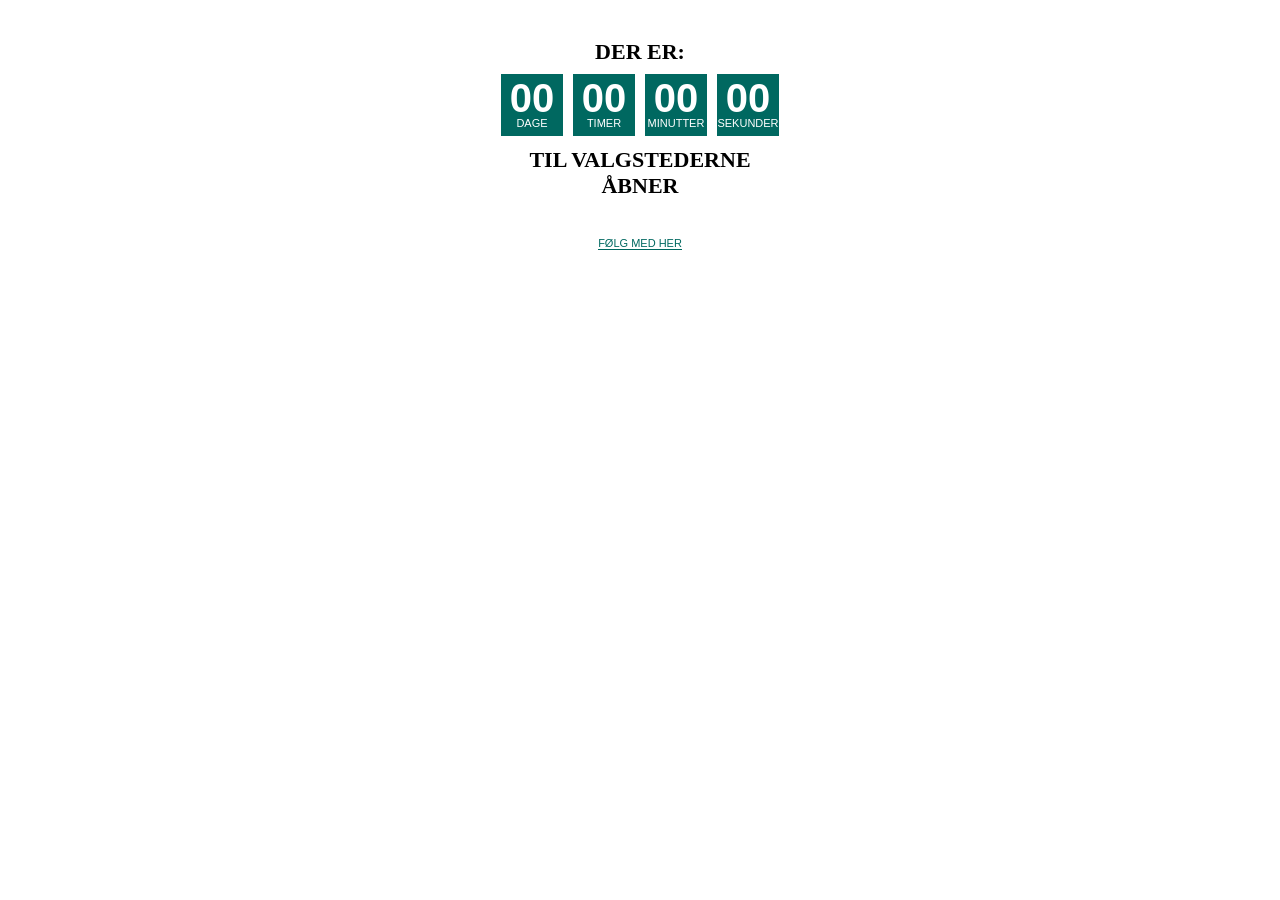
<file: countdown_tool/countdown_tool.html>
<!DOCTYPE html>
<html>
    <head>
        <meta http-equiv="Content-Type" content="text/html; charset=UTF-8"/>
        <meta name="viewport" content="width=device-width, initial-scale=1"/>
        <title>Countdown tool</title>
        
        <style type="text/css">
            /* START countdown tool */
            .countdownTool {
                max-width: 300px;
                margin: 0 auto;
                text-align: center;
            }
            .countdownTool__topText {
                padding: 31px 10px 9px;
                text-transform: uppercase;
                font: 22px/26px 'GuardianEgyptian', Georgia, serif;
                font-weight: 600;
            }
            .countdownTool__content {
                display: table;
                margin: 0 auto;
            }
            .countdownTool__number {
                float: left;
                width: 62px;
                height: 60px;
                margin-right: 10px;
                padding-top: 2px;
                background: #006860;
                color: #fff;
            }
            .countdownTool__number:last-child {
                margin-right: 0;
            }
            .countdownTool__number__value {
                display: block;
                min-height: 44px;
                text-transform: uppercase;
                font: bold 40px/44px Arial, sans-serif;
                white-space: nowrap;
            }
            .countdownTool__number__label {
                display: block;
                position: relative;
                top: -3px;
                text-transform: uppercase;
                font: 11px/13px Arial, sans-serif;
                white-space: nowrap;
            }
            .countdownTool__botText {
                padding: 11px 10px 0;
                text-transform: uppercase;
                font: 22px/26px 'GuardianEgyptian', Georgia, serif;
                font-weight: 600;
            }
            .countdownTool__follow {
                padding: 38px 10px 0;
                text-transform: uppercase;
                font: 11px/13px Arial, sans-serif;
            }
            .countdownTool__follow a {
                border-bottom: 1px solid #006860;
                text-decoration: none;
                color: #006860;
            }
            .countdownTool__follow a:hover {
                border-bottom-color: transparent;
                text-decoration: none;
                color: #006860;
            }
            /* END countdown tool */
        </style>
    </head>
    <body>
        
        <div id="countdownTool" class="countdownTool">
            <div class="countdownTool__topText">Der er:</div>
            <div class="countdownTool__content">
                <div class="countdownTool__number">
                    <span class="countdownTool__number__value countdownToolDays">00</span>
                    <span class="countdownTool__number__label">dage</span>
                </div>
                <div class="countdownTool__number">
                    <span class="countdownTool__number__value countdownToolHours">00</span>
                    <span class="countdownTool__number__label">timer</span>
                </div>
                <div class="countdownTool__number">
                    <span class="countdownTool__number__value countdownToolMinutes">00</span>
                    <span class="countdownTool__number__label">minutter</span>
                </div>
                <div class="countdownTool__number">
                    <span class="countdownTool__number__value countdownToolSeconds">00</span>
                    <span class="countdownTool__number__label">sekunder</span>
                </div>
            </div>
            <div class="countdownTool__botText">til valgstederne åbner</div>
            <div class="countdownTool__follow">
                <a href="#">Følg med her</a>
            </div>
        </div>

        <script type="text/javascript">
            function countdownTool(el, date) {
                if (!el) {
                    return;
                }

                // define time units
                var s = 1000, // seconds
                    m = s * 60, // minutes
                    h = m * 60, // hours
                    d = h * 24; // days

                // find HTML elements for numbers
                var daysHTML = el.getElementsByClassName('countdownToolDays')[0],
                    hoursHTML = el.getElementsByClassName('countdownToolHours')[0],
                    minutesHTML = el.getElementsByClassName('countdownToolMinutes')[0],
                    secondsHTML = el.getElementsByClassName('countdownToolSeconds')[0];

                function count(date) {
                    // define timespan from current date to future date
                    var timespan = new Date(date).getTime() - new Date().getTime();

                    if (timespan >= 0) {
                        // split timespan into units
                        var days = Math.floor(timespan / d),
                            hours = Math.floor((timespan % d) / h),
                            minutes = Math.floor((timespan % h) / m),
                            seconds = Math.floor((timespan % m) / s);

                        // update numbers
                        daysHTML.innerText = (days > 9 ? '' : '0') + days;
                        hoursHTML.innerText = (hours > 9 ? '' : '0') + hours;
                        minutesHTML.innerText = (minutes > 9 ? '' : '0') + minutes;
                        secondsHTML.innerText = (seconds > 9 ? '' : '0') + seconds;

                        // call again current function after 1 second
                        setTimeout(function() {count(date)}, 1000);
                    }
                }

                if (daysHTML && hoursHTML && minutesHTML && secondsHTML) {
                    count(date);
                }
            }

            countdownTool(document.getElementById('countdownTool'), 'September 1, 2021 00:00:00');
        </script>
        
    </body>
</html>
</file>
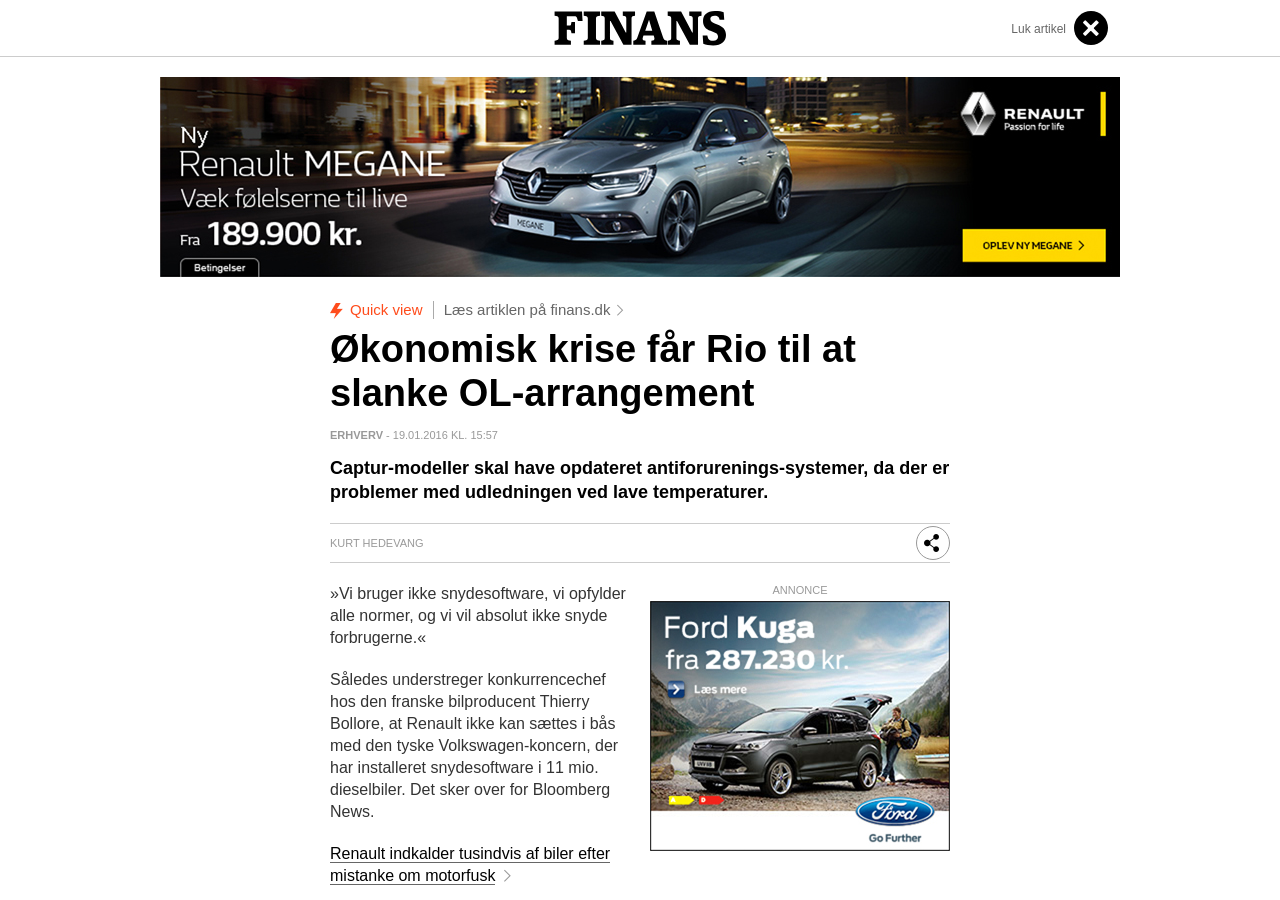
<file: instant_article/jpia.html>
﻿<!DOCTYPE html>
<html>
	<head>
		<meta http-equiv="Content-Type" content="text/html; charset=utf-8"/>
		<meta name="viewport" content="width=device-width, initial-scale=1.0, maximum-scale=1.0"/>
		<link href="css/jpia.css" rel="stylesheet" type="text/css"/>
		<title>Instant article</title>
		<style>
			html,
			body {
				margin: 0;
				padding: 0;
				background: #fff;
			}
		</style>
	</head>
	<body>

		<div class="jpia">
			<div class="jpia__header">
				<div class="jpia__header__in">
					<div class="jpia__logo jpia__logo--finans">
						<a class="jpia__logo__box" href="http://finans.dk/">
							<img src="img/finansLogo.svg" onerror="this.onerror=null; this.src='img/finansLogo.png'" alt="Finans"/>
						</a>
					</div>
					<div class="jpia__close">
						<div class="jpia__icon jpia__bdrIcon jpia__iconCross"></div>
						<div class="jpia__close__caption">Luk artikel</div>
					</div>
				</div>
			</div>
			<div class="jpia__content">
				<div class="jpia__promo">
					<a href="#"><img src="img/temp/banner_1.jpg"/></a>
				</div>

				<div class="jpia__body">
					<div class="jpia__fullVersion">
						<span class="jpia__fullVersion__title"><span class="jpia__icon jpia__iconLightning"></span>Quick view</span>
						<a href="#" class="jpia__fullVersion__link">Læs artiklen på finans.dk<span class="jpia__icon jpia__iconArrowRight"></span></a>
					</div>

					<div class="jpia__info">
						<h1 class="jpia__title">Økonomisk krise får Rio til at slanke OL-arrangement</h1>
						<div class="jpia__data">
							<span class="jpia__section">Erhverv</span>
							<span class="jpia__data__sr"> - </span>
							<time class="jpia__date">19.01.2016 kl. 15:57</time>
						</div>
						<div class="jpia__desc">Captur-modeller skal have opdateret antiforurenings-systemer, da der er problemer med udledningen ved lave temperaturer.</div>
					</div>

					<div class="jpia__topToolbar jpia__cfix">
						<div class="jpia__byline">
							<a href="#">Kurt Hedevang</a>
						</div>
						<div class="jpia__topToolbar__shareToolbar">
							<div class="jpia__icon jpia__bdrIcon jpia__iconShare" onclick="this.parentNode.className=='jpia__topToolbar__shareToolbar' ? this.parentNode.className='jpia__topToolbar__shareToolbar jpia__topToolbar__shareToolbar--on' : this.parentNode.className='jpia__topToolbar__shareToolbar'"></div>
							<div class="jpia__topToolbar__shareToolbar__content">
								<a href="#" class="jpia__icon jpia__bdrIcon jpia__iconFacebook"></a>
								<a href="#" class="jpia__icon jpia__bdrIcon jpia__iconTwitter"></a>
								<a href="#" class="jpia__icon jpia__bdrIcon jpia__iconLinkedin"></a>
								<a href="#" class="jpia__icon jpia__bdrIcon jpia__iconMail"></a>
							</div>
						</div>
					</div>

					<div class="jpia__text">
						<div class="jpia__banner jpia__banner--right">
							<div class="jpia__banner__header">Annonce</div>
							<div class="jpia__banner__content">
								<a href="#"><img src="img/temp/banner_2.jpg"/></a>
							</div>
						</div>
						<p>»Vi bruger ikke snydesoftware, vi opfylder alle normer, og vi vil absolut ikke snyde forbrugerne.«</p>
						<p>Således understreger konkurrencechef hos den franske bilproducent Thierry Bollore, at Renault ikke kan sættes i bås med den tyske Volkswagen-koncern, der har installeret snydesoftware i 11 mio. dieselbiler. Det sker over for Bloomberg News.</p>
						<p class="jpia__inlineRelated">
							<a href="#" class="jpia__inlineRelated__link"><span class="jpia__inlineRelated__text">Renault indkalder tusindvis af biler efter mistanke om motorfusk</span><span class="jpia__icon jpia__iconArrowRight"></span></a>
						</p>
						<p>Men Thierry Bollore kan ikke skjule, at Renault nu også har fået problemer med udledningen fra dieselmodeller. Bilkoncernen har besluttet at tilbagekalde 15.800 dieselbiler i Captur-serien. Det er en lille SUV, og tilbagekaldelserne gælder tilsyneladende kun udgaver med en 110 hk motor.</p>
						<ul>
							<li>Renault er i frit fald efter razzia - og Fiat anklages for falske salg</li>
							<li>Hvor længe kan VW-chef blive siddende på stolen hvor længe kan VW-chef blive siddende på stolen</li>
							<li>66 institutionelle investorer vil sagsøge Volkswagen de forhøjede tal for udledning hænger tilsyneladende sammen med, at dieselmotorernes NOx-filtre ikke fungerer godt nok</li>
						</ul>
						<p>Men Thierry Bollore kan ikke skjule, at Renault nu også har fået problemer med udledningen fra dieselmodeller. Bilkoncernen har besluttet at tilbagekalde 15.800 dieselbiler i Captur-serien. Det er en lille SUV, og tilbagekaldelserne gælder tilsyneladende kun udgaver med en 110 hk motor.</p>
						<ol>
							<li>Renault er i frit fald efter razzia - og Fiat anklages for falske salg</li>
							<li>Hvor længe kan VW-chef blive siddende på stolen hvor længe kan VW-chef blive siddende på stolen</li>
							<li>66 institutionelle investorer vil sagsøge Volkswagen de forhøjede tal for udledning hænger tilsyneladende sammen med, at dieselmotorernes NOx-filtre ikke fungerer godt nok</li>
						</ol>
						<p>Den udgave sælges ikke i Danmark. De forhøjede tal for udledning hænger tilsyneladende sammen med, at dieselmotorernes NOx-filtre ikke fungerer godt nok - især ved lave temperaturer.</p>
						<p>Captur-modellerne <a href="#">skal have opdateret</a> antiforureningsystemerne, og det arbejde skulle ifølge Bloomberg tage en halv arbejdsdag per motor.</p>
						<p>De forhøjede tal for udledning hænger tilsyneladende sammen med, at dieselmotorernes NOx-filtre ikke fungerer godt nok - især ved lave temperaturer.</p>
						<div class="jpia__banner">
							<div class="jpia__banner__header">Annonce</div>
							<div class="jpia__banner__content">
								<a href="#"><img src="img/temp/banner_3.jpg"/></a>
							</div>
						</div>
						<p>Sagerne om bilernes problemer med høj udledning ved normal kørsel, har tirsdag også fået generalsekretæren for de europæiske bilproducenters organisation, ACEA, til at efterlyse, at der så hurtigt som muligt bringes overensstemmelse mellem den gældende EU-norm og de resultater, der opnås, når bilerne køres i daglig trafik. Til det formål skal der efter hans mening udarbejdes en norm for kørsel under almindelige forhold - (real-driving emissions - RDE).</p>
						<p class="jpia__inlineRelated">
							<a href="#" class="jpia__inlineRelated__link"><span class="jpia__inlineRelated__text">Renault og Fiat svarer igen efter anklager om fusk</span><span class="jpia__icon jpia__iconLock"></span><span class="jpia__icon jpia__iconArrowRight"></span></a>
						</p>
						<p>Men samtidig tilbyder <a href="#">Renault</a> nu, at op til 700.000 bilister kan få opdateret softwaren til deres dieselmodeller. Da det skal være frivilligt,  tyder det mere på, at Renault vil undgå at havne i samme situation som VW. Der foreligger endnu ikke oplysninger om, hvad opdateringen vil betyde for NOx-udledning, motorydelse og brændstofforbrug.</p>
						<p class="jpia__inlineRelated">
							<a href="#" class="jpia__inlineRelated__link"><span class="jpia__inlineRelated__text">Flere bilmærker undersøges for dieselsnyd</span><span class="jpia__icon jpia__iconUnlock"></span><span class="jpia__icon jpia__iconArrowRight"></span></a>
						</p>
						<p>De franske myndigheder vil også undersøge modeller fra Ford og Mercedes-Benz, fordi test under reelle forhold har afsløret udledningstal.</p>
					</div>

					<div class="jpia__botToolbar">
						<div class="jpia__botToolbar__shareToolbar">
							<a href="#" class="jpia__icon jpia__bdrIcon jpia__iconFacebook"></a>
							<a href="#" class="jpia__icon jpia__bdrIcon jpia__iconTwitter"></a>
							<a href="#" class="jpia__icon jpia__bdrIcon jpia__iconLinkedin"></a>
							<a href="#" class="jpia__icon jpia__bdrIcon jpia__iconMail"></a>
						</div>
						<div class="jpia__botToolbar__fullVersion">
							<a href="#" class="jpia__botToolbar__fullVersion__link">Læs artiklen på finans.dk<span class="jpia__icon jpia__iconArrowRight"></span></a>
						</div>
					</div>

					<div class="jpia__related">
						<div class="jpia__related__header">Relaterede</div>
						<ul class="jpia__related__list">
							<li class="jpia__related__list__item">
								<a href="#" class="jpia__related__list__link"><span class="jpia__related__list__text">Renault er i frit fald efter razzia - og Fiat anklages for falske salg</span><span class="jpia__icon jpia__iconArrowRight"></span></a>
							</li>
							<li class="jpia__related__list__item">
								<a href="#" class="jpia__related__list__link"><span class="jpia__related__list__text">Hvor længe kan VW-chef blive siddende på stolen?</span><span class="jpia__icon jpia__iconLock"></span><span class="jpia__icon jpia__iconArrowRight"></span></a>
							</li>
							<li class="jpia__related__list__item">
								<a href="#" class="jpia__related__list__link"><span class="jpia__related__list__text">66 institutionelle investorer vil sagsøge Volkswagen</span><span class="jpia__icon jpia__iconUnlock"></span><span class="jpia__icon jpia__iconArrowRight"></span></a>
							</li>
						</ul>
					</div>
				</div>
			</div>
		</div>

	</body>
</html>
</file>
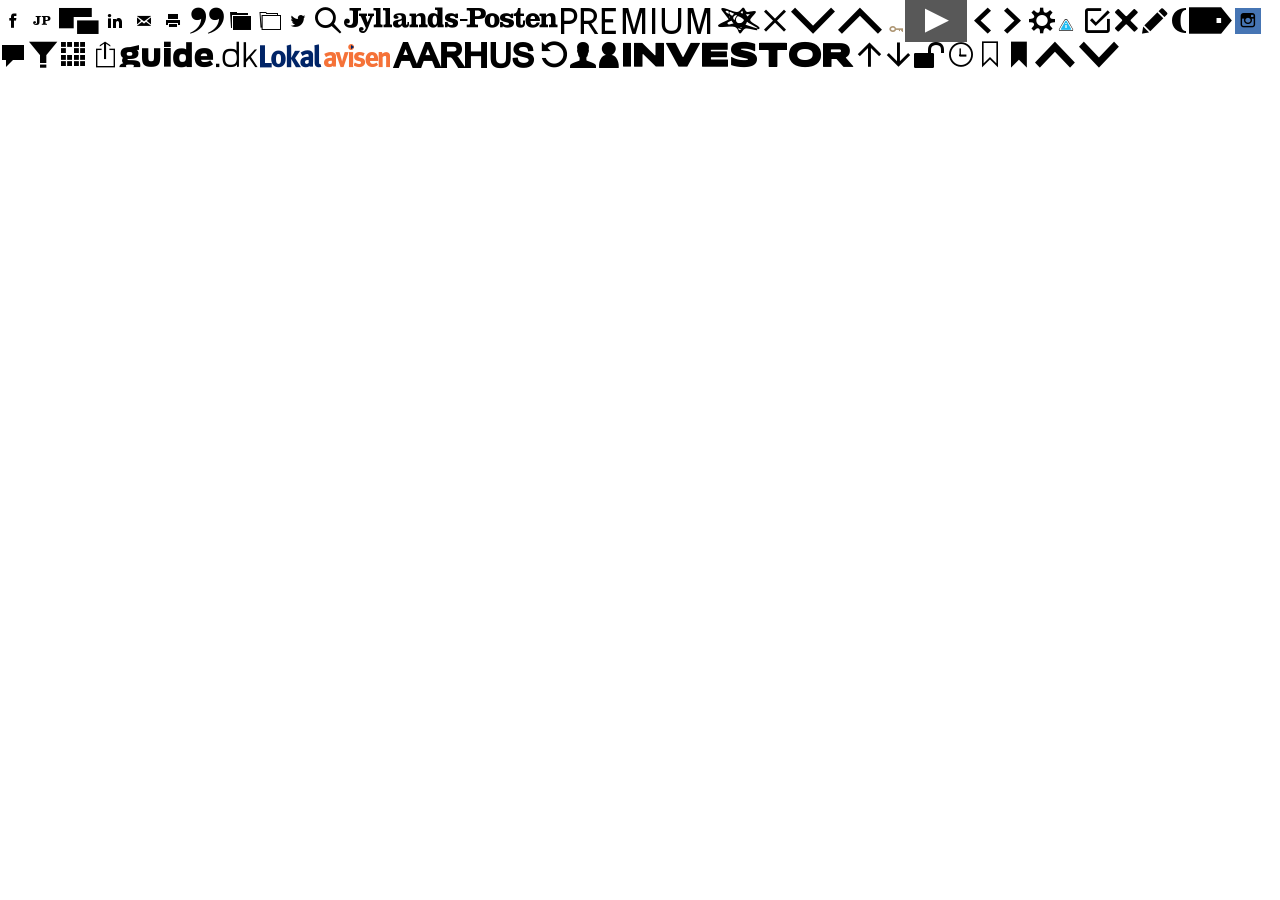
<file: article_flow/desktop/css/icons/icons.html>
<!DOCTYPE html >
<html>
	<head>
		<meta http-equiv="Content-Type" content="text/html; charset=utf-8"/>
		<title>Icons</title>
		<link href="../basic.css" type="text/css" rel="stylesheet"/>
	</head>
	<body>

		<div>
			<span class="icon-facebook"></span>
			<span class="icon-jp"></span>
			<span class="icon-img-resize"></span>
			<span class="icon-linkedin"></span>
			<span class="icon-mail"></span>
			<span class="icon-print"></span>
			<span class="icon-quote"></span>
			<span class="icon-save"></span>
			<span class="icon-save-white"></span>
			<span class="icon-twitter"></span>
			<span class="icon-magglass"></span>
			<span class="icon-jyllands-posten"></span>
			<span class="icon-premium"></span>
			<span class="icon-share-citat"></span>
			<span class="icon-star"></span>
			<span class="icon-close"></span>
			<span class="icon-arrow-down"></span>
			<span class="icon-arrow-up"></span>
			<span class="icon-plus"></span>
			<span class="icon-key"></span>
			<span class="icon-play" style="position: static;"></span>
			<span class="icon-arrow-left"></span>
			<span class="icon-arrow-right"></span>
			<span class="icon-settings"></span>
			<span class="icon-attention"></span>
			<span class="icon-attention-frame"></span>
			<span class="icon-finans"></span>
			<span class="icon-checkbox"></span>
			<span class="icon-cross"></span>
			<span class="icon-pencil"></span>
			<span class="icon-o"></span>
			<span class="icon-tag"></span>
			<span class="icon-instagram"></span>
			<span class="icon-comment"></span>
			<span class="icon-filter"></span>
			<span class="icon-calendar"></span>
			<span class="icon-messenger"></span>
			<span class="icon-chapter"></span>
			<span class="icon-safari-share"></span>
			<span class="icon-guide-dk"></span>
			<span class="icon-lokal"></span>
			<span class="icon-avisen"></span>
			<span class="icon-aarhus"></span>
			<span class="icon-lokalavis-triangle"></span>
			<span class="icon-refresh"></span>
			<span class="icon-person-placeholder"></span>
			<span class="icon-login"></span>
			<span class="icon-investor"></span>
			<span class="icon-stock-up"></span>
			<span class="icon-stock-down"></span>
			<span class="icon-lock-open"></span>
			<span class="icon-watch"></span>
			<span class="icon-bookmark-o"></span>
			<span class="icon-bookmark"></span>
			<span class="icon-arrow-up-sm"></span>
			<span class="icon-arrow-down-sm"></span>
		</div>

	</body>
</html>
</file>
<file: instant_article/css/jpia.css>
/* ----- START basic ----- */
.jpia {
	position: fixed;
	top: 0;
	left: 0;
	z-index: 10000;
	width: 100%;
	height: 100%;
	overflow: hidden;
	background: #fff;
	-webkit-text-size-adjust: 100%;
	font: 16px/normal Arial, sans-serif;
	color: #000;
}
.jpia a,
.jpia a:hover {
	text-decoration: none;
	color: #000;
}
.jpia img {
	display: block;
	width: 100%;
}
.jpia__cfix:before,
.jpia__cfix:after {
	display: table; /* 1 */
	content: " "; /* 2 */
}
.jpia__cfix:after {
	clear: both;
}
/* ----- END basic ----- */

/* ----- START icons ----- */
/* START default icons */
@font-face {
	font-family: 'JPIAIcons';
	src: url('[data-uri]');
	src: url('[data-uri]') format('embedded-opentype'),
	url('[data-uri]') format('truetype'),
	url('[data-uri]') format('woff'),
	url('[data-uri]') format('svg');
	font-weight: normal;
	font-style: normal;
}
.jpia__icon {
	font-family: 'JPIAIcons' !important;
	speak: none;
	font-style: normal;
	font-weight: normal;
	font-variant: normal;
	text-transform: none;
	line-height: 1;
	-webkit-font-smoothing: antialiased;
	-moz-osx-font-smoothing: grayscale;
}
.jpia__iconFacebook:before {
	content: "\e900";
}
.jpia__iconTwitter:before {
	content: "\e901";
}
.jpia__iconLinkedin:before {
	content: "\e902";
}
.jpia__iconMail:before {
	content: "\e903";
}
.jpia__iconCross:before {
	content: "\e904";
}
.jpia__iconShare:before {
	content: "\e905";
}
.jpia__iconLock:before {
	content: "\e906";
}
.jpia__iconUnlock:before {
	content: "\e907";
}
.jpia__iconArrowRight:before {
	content: "\e908";
}
.jpia__iconLightning:before {
	content: "\e90a";
}
/* END default icons */

/* START custom icons */
.jpia__icon {
	display: inline-block;
	text-align: center;
	font-size: 16px;
	color: #000;
}
a.jpia__icon,
a.jpia__icon:hover {
	cursor: pointer;
	text-decoration: none;
	color: #000;
}
/* END custom icons */

/* START bordered icons */
.jpia__bdrIcon {
	width: 1em;
	height: 1em;
	padding: 0.375em;
	border-radius: 50%;
	background: #000;
	cursor: pointer;
	color: #fff;
}
a.jpia__bdrIcon,
a.jpia__bdrIcon:hover {
	color: #fff;
}
.jpia__bdrIcon:before {
	display: inline-block;
	min-width: 1em;
}
.jpia__bdrIcon.jpia__iconFacebook {
	background: #3a5897;
}
.jpia__bdrIcon.jpia__iconTwitter {
	background: #35abe1;
}
.jpia__bdrIcon.jpia__iconLinkedin {
	background: #4775b4;
}
.jpia__bdrIcon.jpia__iconMail {
	background: #666;
}
.jpia__bdrIcon.jpia__iconShare:before {
	position: relative;
	left: -1px;
}
/* END bordered icons */
/* ----- END icons ----- */

/* ----- START banner ----- */
.jpia__banner {
	margin-bottom: 20px;
}
.jpia__banner__header {
	margin-bottom: 4px;
	text-align: center;
	text-transform: uppercase;
	font: 11px/14px Arial, sans-serif;
	color: #999;
}
/* ----- END banner ----- */

/* ----- START header ----- */
.jpia__header {
	height: 61px;
	border-bottom: 1px solid #ccc;
}
.jpia__header__in {
	position: relative;
	max-width: 980px;
	margin: 0 auto;
}

/* START logo */
.jpia__logo {
	text-align: center;
}
.jpia__logo__box {
	display: inline-block;
	vertical-align: top;
}
.jpia__logo--finans {
	padding: 18px 10px 17px;
}
.jpia__logo--finans img {
	width: 128px;
	height: 26px;
}
/* END logo */

/* START close button */
.jpia__close {
	position: absolute;
	top: 8px;
	right: 8px;
	cursor: pointer;
}
.jpia__close .jpia__iconCross {
	float: right;
	margin-right: 4px;
	padding: 0.445em;
	font-size: 18px;
}
.jpia__close__caption {
	clear: both;
	float: right;
	padding-top: 2px;
	line-height: 14px;
	font-size: 11px;
	color: #666;
}
.jpia__close:hover .jpia__close__caption {
	color: #000;
}
/* END close button */
/* ----- END header ----- */

/* ----- START content ----- */
.jpia__content {
	position: absolute;
	top: 62px;
	bottom: 0;
	left: 0;
	width: 100%;
	overflow-y: auto;
	overflow-x: hidden;
	-webkit-overflow-scrolling: touch;
}
/* ----- END content ----- */

/* ----- START promo ----- */
.jpia__promo {
	max-width: 960px;
	margin: 0 auto;
	padding-top: 12px;
}
/* ----- END promo ----- */

/* ----- START body ----- */
.jpia__body {
	max-width: 640px;
	margin: 0 auto;
	padding: 22px 0 30px;
}
/* ----- END body ----- */

/* ----- START full version ----- */
.jpia__fullVersion {
	margin-bottom: 16px;
	padding: 0 10px;
	line-height: 18px;
	font-size: 15px;
	color: #666;
}
.jpia__fullVersion a {
	text-decoration: none;
	color: #666;
}
.jpia__fullVersion a:hover {
	text-decoration: underline;
	color: #666;
}
.jpia__fullVersion__title {
	margin-right: 6px;
	color: #ff4c1c;
}
.jpia__fullVersion__title:after {
	content: "";
	display: inline-block;
	width: 0;
	height: 1.2em;
	margin-left: 10px;
	border-right: 1px solid #aaa;
	vertical-align: top;
}
.jpia__fullVersion__title .jpia__iconLightning {
	position: relative;
	top: 2px;
	margin-right: 7px;
	vertical-align: top;
	font-size: 16px;
	color: #ff4c1c;
}
.jpia__fullVersion__link .jpia__iconArrowRight {
	margin-left: 7px;
	font-size: 11px;
	color: #999;
}
/* ----- END full version ----- */

/* ----- START info ----- */
.jpia__info {
	margin-bottom: 19px;
	padding: 0 10px;
}
.jpia__title {
	margin: 0 0 15px;
	font: bold 25px/31px Arial, sans-serif;
	color: #000;
}
.jpia__data {
	margin-bottom: 14px;
	text-transform: uppercase;
	font: 11px/14px Arial, sans-serif;
	color: #999;
}
.jpia__section {
	font-weight: bold;
}
.jpia__desc {
	margin-bottom: 15px;
	font: bold 18px/24px Arial, sans-serif;
}
/* ----- END info ----- */

/* ----- START top toolbar ----- */
.jpia__topToolbar {
	position: relative;
	margin-bottom: 20px;
	padding: 0 10px;
	border-top: 1px solid #ccc;
	border-bottom: 1px solid #ccc;
}

/* START byline */
.jpia__byline {
	float: left;
	padding: 12px 0;
	text-transform: uppercase;
	line-height: 14px;
	font-size: 11px;
	color: #999;
}
.jpia__byline p {
	margin: 0;
}
.jpia__byline a {
	text-decoration: none;
	color: #999;
}
.jpia__byline a:hover {
	text-decoration: underline;
	color: #999;
}
/* END byline */

/* START share toolbar */
.jpia__topToolbar__shareToolbar {
	float: right;
	margin-left: 10px;
}
.jpia__topToolbar__shareToolbar .jpia__iconShare {
	margin: 2px 0;
	padding: 0.39em;
	border: 1px solid #999;
	background: #fff;
	font-size: 18px;
	color: #000;
}
.jpia__topToolbar__shareToolbar .jpia__iconShare:hover {
	border-color: #666;
}
.jpia__topToolbar__shareToolbar__content {
	display: none;
	position: absolute;
	z-index: 1;
	left: 0;
	bottom: 32px;
	width: 100%;
	height: 0;
	text-align: center;
}
.jpia__topToolbar__shareToolbar__content .jpia__icon {
	margin: 0 13px;
	padding: 0.387em;
	box-shadow: 0 1px 5px 0 rgba(0,0,0,0.5);
	font-size: 22px;
}
.jpia__topToolbar__shareToolbar--on .jpia__topToolbar__shareToolbar__content {
	display: block;
}
/* END share toolbar */
/* ----- END top toolbar ----- */

/* ----- START text ----- */
.jpia__text {
	margin-bottom: 36px;
	padding: 0 10px;
	line-height: 24px;
	font-size: 18px;
	color: #333;
}
.jpia__text a {
	display: inline;
	border-bottom: 1px solid #666;
}
.jpia__text a:hover {
	border-bottom-color: #000;
}
.jpia__text h1,
.jpia__text h2,
.jpia__text h3,
.jpia__text h4,
.jpia__text h5,
.jpia__text h6 {
	margin: 30px 0 20px;
	font-family: Arial, sans-serif;
	color: inherit;
}
.jpia__text h1 {
	font-size: 38px;
	line-height: 44px;
}
.jpia__text h2 {
	font-size: 30px;
	line-height: 34px;
}
.jpia__text h3 {
	font-size: 20px;
	line-height: 22px;
}
.jpia__text h4 {
	font-size: 20px;
	line-height: 22px;
}
.jpia__text h5 {
	font-size: 18px;
	line-height: 22px;
}
.jpia__text h6 {
	font-size: 14px;
	line-height: 20px;
}
.jpia__text p {
	margin: 0 0 20px;
}
.jpia__text ul {
	margin: 0 0 20px;
	padding: 0;
}
.jpia__text ol {
	margin: 0 0 20px 2em;
	padding: 0;
}
.jpia__text li {
	margin-bottom: 20px;
}
.jpia__text ul > li {
	position: relative;
	display: block;
	padding-left: 20px;
}
.jpia__text ul > li:before {
	position: absolute;
	top: 0;
	left: 1px;
	display: inline-block;
	margin-top: -1px;
	color: #000;
	content: "\2022";
	vertical-align: top;
	font: normal 1.5em Georgia, serif;
	line-height: inherit;
}

/* START inline related */
a.jpia__inlineRelated__link {
	border-bottom: none;
}
.jpia__inlineRelated__text {
	border-bottom: 1px solid #666;
}
.jpia__inlineRelated__link:hover .jpia__inlineRelated__text {
	border-bottom-color: #000;
}
.jpia__inlineRelated .jpia__iconLock,
.jpia__inlineRelated .jpia__iconUnlock {
	margin-left: 6px;
	font-size: 15px;
	color: #999;
}
.jpia__inlineRelated .jpia__iconArrowRight {
	margin-left: 9px;
	font-size: 14px;
	color: #999;
}
.jpia__inlineRelated .jpia__iconLock + .jpia__iconArrowRight,
.jpia__inlineRelated .jpia__iconUnlock + .jpia__iconArrowRight {
	margin-left: 6px;
}
.jpia__inlineRelated__link:hover .jpia__iconArrowRight {
	color: #000;
}
/* END inline related */
/* ----- END text ----- */

/* ----- START bottom toolbar ----- */
.jpia__botToolbar {
	margin-bottom: 42px;
	padding: 0 10px;
}

/* START share toolbar */
.jpia__botToolbar__shareToolbar {
	margin-bottom: 32px;
	text-align: center;
}
.jpia__botToolbar__shareToolbar .jpia__icon {
	margin: 0 13px;
	padding: 0.4em;
	font-size: 25px;
}
/* END share toolbar */

/* START full version */
.jpia__botToolbar__fullVersion {
	text-align: center;
}
.jpia__botToolbar__fullVersion__link {
	display: inline-block;
	box-shadow: 0 1px 4px 0 rgba(0,0,0,0.35);
	padding: 7px 22px 8px 24px;
	-webkit-border-radius: 2px;
	border-radius: 2px;
	background: #000;
	line-height: 24px;
	font-size: 18px;
	font-weight: bold;
	color: #fff;
}
a.jpia__botToolbar__fullVersion__link {
	text-decoration: none;
	color: #fff;
}
a.jpia__botToolbar__fullVersion__link:hover {
	text-decoration: underline;
	color: #fff;
}
.jpia__botToolbar__fullVersion__link .jpia__iconArrowRight {
	margin-left: 8px;
	font-size: 14px;
	color: #aaa;
}
/* END full version */
/* ----- END bottom toolbar ----- */

/* ----- START related ----- */
.jpia__related {
	border-top: 1px solid #ccc;
	padding: 15px 10px 0;
}
.jpia__related__header {
	margin-bottom: 20px;
	text-transform: uppercase;
	line-height: 24px;
	font-size: 18px;
	font-weight: bold;
}
.jpia__related__list {
	margin: 0 0 20px;
	padding: 0;
	list-style: none;
	line-height: 24px;
	font-size: 18px;
}
.jpia__related__list__item {
	margin: 0 0 20px;
	padding: 0;
}
a.jpia__related__list__link {
	border-bottom: none;
}
.jpia__related__list__text {
	border-bottom: 1px solid #666;
}
.jpia__related__list__link:hover .jpia__related__list__text {
	border-bottom-color: #000;
}
.jpia__related__list__item .jpia__iconLock,
.jpia__related__list__item .jpia__iconUnlock {
	margin-left: 6px;
	font-size: 15px;
	color: #999;
}
.jpia__related__list__item .jpia__iconArrowRight {
	margin-left: 9px;
	font-size: 14px;
	color: #999;
}
.jpia__related__list__item .jpia__iconLock + .jpia__iconArrowRight,
.jpia__related__list__item .jpia__iconUnlock + .jpia__iconArrowRight {
	margin-left: 6px;
}
.jpia__related__list__link:hover .jpia__iconArrowRight {
	color: #000;
}
/* ----- END related ----- */

/* ----- START layout for screen >= 640px ----- */
@media screen and (min-width:640px) {
	/* ----- START body ----- */
	.jpia__body {
		max-width: 620px;
		padding-left: 10px;
		padding-right: 10px;
	}
	/* ----- END body ----- */

	/* ----- START full version ----- */
	.jpia__fullVersion {
		padding-left: 0;
		padding-right: 0;
	}
	/* ----- END full version ----- */

	/* ----- START info ----- */
	.jpia__info {
		padding-left: 0;
		padding-right: 0;
	}
	/* ----- END info ----- */

	/* ----- START top toolbar ----- */
	.jpia__topToolbar {
		padding-left: 0;
		padding-right: 0;
	}
	/* ----- END top toolbar ----- */

	/* ----- START text ----- */
	.jpia__text {
		padding-left: 0;
		padding-right: 0;
	}
	/* ----- END text ----- */

	/* ----- START bottom toolbar ----- */
	.jpia__botToolbar {
		padding-left: 0;
		padding-right: 0;
	}
	/* ----- END bottom toolbar ----- */

	/* ----- START related ----- */
	.jpia__related {
		padding-left: 0;
		padding-right: 0;
	}
	/* ----- END related ----- */
}
/* ----- END layout for screen >= 640px ----- */

/* ----- START layout for screen >= 750px ----- */
@media screen and (min-width:750px) {
	/* ----- START banner ----- */
	.jpia__banner--right {
		float: right;
		max-width: 50%;
		margin-left: 15px;
	}
	/* ----- END banner ----- */

	/* ----- START header ----- */
	/* START logo */
	.jpia__logo--finans {
		padding: 14px 10px 13px;
	}
	.jpia__logo--finans img {
		width: 172px;
		height: 35px;
	}
	/* END logo */

	/* START close button */
	.jpia__close {
		top: 14px;
		right: 18px;
	}
	.jpia__close__caption {
		clear: none;
		padding: 11px 8px 0 0;
		line-height: 15px;
		font-size: 12px;
	}
	/* END close button */
	/* ----- END header ----- */

	/* ----- START promo ----- */
	.jpia__promo {
		padding: 26px 10px 0;
	}
	/* ----- END promo ----- */

	/* ----- START body ----- */
	.jpia__body {
		padding-top: 35px;
	}
	/* ----- END body ----- */

	/* ----- START full version ----- */
	.jpia__fullVersion {
		margin-bottom: 32px;
	}
	/* ----- END full version ----- */

	/* ----- START top toolbar ----- */
	/* START byline */
	.jpia__byline {
		padding: 13px 0;
	}
	/* END byline */

	/* START share toolbar */
	.jpia__topToolbar__shareToolbar .jpia__iconShare {
		margin: 3px 0;
	}
	/* END share toolbar */
	/* ----- END top toolbar ----- */
}
/* ----- START layout for screen >= 750px ----- */

/* ----- START layout for screen >= 1000px ----- */
@media screen and (min-width:1000px) {
	/* ----- START header ----- */
	.jpia__header {
		height: 56px;
	}

	/* START logo */
	.jpia__logo--finans {
		padding: 11px 10px 10px;
	}
	/* END logo */

	/* START close button */
	.jpia__close {
		top: 11px;
	}
	/* END close button */
	/* ----- END header ----- */

	/* ----- START content ----- */
	.jpia__content {
		top: 57px;
	}
	/* ----- END content ----- */

	/* ----- START promo ----- */
	.jpia__promo {
		padding-top: 20px;
	}
	/* ----- END promo ----- */

	/* ----- START body ----- */
	.jpia__body {
		padding-top: 24px;
	}
	/* ----- END body ----- */

	/* ----- START full version ----- */
	.jpia__fullVersion {
		margin-bottom: 8px;
	}
	/* ----- END full version ----- */

	/* ----- START info ----- */
	.jpia__title {
		margin-bottom: 13px;
		line-height: 44px;
		font-size: 38px;
	}
	/* ----- END info ----- */

	/* ----- START top toolbar ----- */
	/* START byline */
	.jpia__byline {
		padding: 12px 0;
	}
	/* END byline */

	/* START share toolbar */
	.jpia__topToolbar__shareToolbar .jpia__iconShare {
		margin: 2px 0;
	}
	/* END share toolbar */
	/* ----- END top toolbar ----- */

	/* ----- START text ----- */
	.jpia__text {
		line-height: 22px;
		font-size: 16px;
	}

	/* START inline related */
	.jpia__inlineRelated .jpia__iconLock,
	.jpia__inlineRelated .jpia__iconUnlock {
		margin-left: 5px;
		font-size: 13px;
	}
	.jpia__inlineRelated .jpia__iconArrowRight {
		font-size: 12px;
	}
	.jpia__inlineRelated .jpia__iconLock + .jpia__iconArrowRight,
	.jpia__inlineRelated .jpia__iconUnlock + .jpia__iconArrowRight {
		margin-left: 5px;
	}
	/* END inline related */
	/* ----- END text ----- */

	/* ----- START bottom toolbar ----- */
	/* START share toolbar */
	.jpia__botToolbar__shareToolbar {
		margin-bottom: 28px;
	}
	/* END share toolbar */
	/* ----- END bottom toolbar ----- */

	/* ----- START related ----- */
	.jpia__related__header {
		margin-bottom: 18px;
	}
	.jpia__related__list {
		line-height: 22px;
		font-size: 16px;
	}
	.jpia__related__list__item .jpia__iconLock,
	.jpia__related__list__item .jpia__iconUnlock {
		margin-left: 5px;
		font-size: 13px;
	}
	.jpia__related__list__item .jpia__iconArrowRight {
		font-size: 12px;
	}
	.jpia__related__list__item .jpia__iconLock + .jpia__iconArrowRight,
	.jpia__related__list__item .jpia__iconUnlock + .jpia__iconArrowRight {
		margin-left: 5px;
	}
	/* ----- END related ----- */
}
/* ----- START layout for screen >= 1000px ----- */
</file>
<file: newsletter_overview/css/nlo.css>
/* NLO - Newsletter Overview */

/* ----- START NLO basics ----- */
/* START NLO custom font */
@font-face {
	font-family: 'GuardianEgyptian';
	src: url('fonts/GuardianEgyp-Regular.woff') format('woff');
	font-weight: normal;
}
@font-face {
	font-family: 'GuardianEgyptian';
	src: url('fonts/GuardianEgyp-Medium.woff') format('woff');
	font-weight: 500;
}
@font-face {
	font-family: 'GuardianEgyptian';
	src: url('fonts/GuardianEgyp-Semibold.woff') format('woff');
	font-weight: 600;
}
@font-face {
	font-family: 'GuardianEgyptian';
	src: url('fonts/GuardianEgyp-Bold.woff') format('woff');
	font-weight: bold;
}
/* END NLO custom font */

/* START NLO links */
.nlo a {
	text-decoration: none;
	color: #006860;
}
.nlo a:hover {
	text-decoration: underline;
	color: #006860;
}
/* END NLO links */

/* START NLO button */
.nlo__btn {
	display: block;
	max-width: 120px;
	margin: 0 auto;
	padding: 6px 9px;
	border: 1px solid #006860;
	border-radius: 1000px;
	background: #006860;
	text-align: center;
	text-transform: uppercase;
	text-decoration: none;
	font: bold 14px/18px Arial, sans-serif;
	color: #fff;
	cursor: pointer;
}
.nlo__btn:hover {
	text-decoration: underline;
	color: #fff;
}
input.nlo__btn,
button.nlo__btn {
	-webkit-box-sizing: content-box;
	box-sizing: content-box;
	outline: none;
}
input.nlo__btn::-moz-focus-inner,
button.nlo__btn::-moz-focus-inner {
	padding: 0;
	border: 0;
}
.nlo a.nlo__btn,
.nlo a.nlo__btn:hover {
	color: #fff;
}
.nlo__btn--reverted {
	border: 1px solid #6b6b6b;
	background: #fff;
	color: #000;
}
.nlo__btn--reverted:hover {
	color: #000;
}
.nlo a.nlo__btn--reverted,
.nlo a.nlo__btn--reverted:hover {
	color: #000;
}
/* END NLO button */

/* START NLO input */
.nlo__inp {
	display: block;
	min-height: 18px;
	-webkit-box-sizing: content-box;
	box-sizing: content-box;
	padding: 6px 14px;
	border: 1px solid #999;
	border-radius: 1000px;
	background: #fff;
	box-shadow: inset 0 5px 6px -5px rgba(0,0,0,0.5);
	font: 15px/18px Arial, sans-serif;
	color: #000;
}
input.nlo__inp,
button.nlo__inp {
	outline: none;
}
/* END NLO input */

/* START NLO checkbox */
.nlo__checkbox {
	position: relative;
	padding: 1px 0 0 30px;
}
.nlo__checkbox input[type="checkbox"] {
	position: absolute;
	top: 0;
	left: 0;
	visibility: hidden;
}
.nlo__checkbox label {
	margin-left: -30px;
	padding-left: 30px;
	cursor: pointer;
}
.nlo__checkbox label:before {
	content: " ";
	display: block;
	position: absolute;
	top: 0;
	left: 0;
	width: 18px;
	height: 18px;
	border: 1px solid #999;
	border-radius: 5px;
	background: #fff;
}
.nlo__checkbox label:after {
	content: " ";
	position: absolute;
	top: 4px;
	left: 7px;
	display: block;
	width: 4px;
	height: 8px;
	border-right: 2px solid #006860;
	border-bottom: 2px solid #006860;
	-webkit-transform: rotate(30deg);
	transform: rotate(30deg);
	opacity: 0;
}
.nlo__checkbox input[type="checkbox"]:checked + label:after {
	opacity: 1;
}
/* END NLO checkbox */
/* ----- END NLO basics ----- */

/* ----- START NLO layout ----- */
.nlo {
	max-width: 940px;
	margin: 0 auto;
	padding: 0 10px;
	font: 16px/normal 'GuardianEgyptian', Georgia, serif;
	color: #000;
}
.nlo__in1 {
	padding: 9px 9px 0 9px;
	border: 1px solid #999;
	border-bottom: none;
	background: #fff;
}
.nlo__in2 {
	padding: 10px 0 90px;
	background: #eee;
}
/* ----- END NLO layout ----- */

/* ----- START NLO email ----- */
.nlo__email {
	margin: 0 10px 25px;
	padding: 10px 0 31px;
	border-bottom: 1px solid #999;
}
.nlo__email__text {
	line-height: 20px;
	font-size: 17px;
}
.nlo__email__status {
	margin: 23px 0 12px;
	line-height: 30px;
	font-size: 24px;
	font-weight: 600;
}
.nlo__email__status__content {
	margin-right: 7px;
}
.nlo__email__status__edit {
	line-height: 20px;
	font-size: 16px;
	font-weight: normal;
}
.nlo__email__data {
	margin-top: -4px;
}
.nlo__email__data:after {
	content: " ";
	clear: both;
	display: table;
}
.nlo__email__data .nlo__inp {
	-webkit-box-sizing: border-box;
	box-sizing: border-box;
	width: 100%;
	min-height: 32px;
}
.nlo__email__data .nlo__btn {
	width: 120px;
	margin-top: 15px;
}
.nlo__email__permissions {
	position: relative;
	min-height: 37px;
	margin-top: 10px;
	line-height: 19px;
	font-size: 16px;
	color: #888;
}
.nlo__email__permissions:after {
	content: " ";
	clear: both;
	display: table;
}
.nlo__email__permissions .nlo__checkbox {
	max-width: 770px;
}
.nlo__email__permissions .nlo__checkbox label {
	margin-right: 3px;
}
.nlo__email__permissions__link {
	white-space: nowrap;
}
.nlo__email__permissions .nlo__btn {
	width: 120px;
	margin-top: 15px;
}
/* ----- END NLO email ----- */

/* ----- START NLO section ----- */
.nlo__section__header {
	margin: 20px 0 3px;
	padding: 0 10px;
	font: 600 24px/30px 'GuardianEgyptian', Georgia, serif;
}

/* START NLO teaser list */
.nlo__section__list {
	display: -webkit-flex;
	display: flex;
	-webkit-flex-wrap: wrap;
	flex-wrap: wrap;
}
.nlo__section__teaser {
	width: 100%;
	padding: 10px;
	-webkit-box-sizing: border-box;
	box-sizing: border-box;
}
.nlo__section__teaser__in {
	background: #fff;
}
/* END NLO teaser list */

/* START NLO teaser header */
.nlo__section__teaser__header {
	position: relative;
	background: #999;
}
.nlo__section__teaser__header:before {
	content: " ";
	display: block;
	height: 0;
	padding-top: 40%;
}
.nlo__section__teaser__image {
	position: absolute;
	top: 0;
	right: 0;
	bottom: 0;
	left: 0;
	width: 100%;
	height: 100%;
	margin: 0;
}
.nlo__section__teaser__image__img {
	position: absolute;
	top: 0;
	left: 0;
	display: block;
	width: 100%;
	height: 100%;
}
.nlo__section__teaser__mark {
	display: none;
	position: absolute;
	right: 6px;
	top: 5px;
	width: 30px;
	height: 30px;
	border-radius: 50%;
	background: #006860;
}
.nlo__section__teaser__mark__icon {
	position: relative;
	top: 8px;
	left: 8px;
	display: block;
	width: 15px;
	height: 15px;
	overflow: hidden;
}
.nlo__section__teaser__mark__icon:before {
	content: " ";
	position: relative;
	top: -6px;
	left: -5px;
	display: block;
	width: 14px;
	height: 14px;
	border-right: 3px solid #fff;
	border-bottom: 3px solid #fff;
	-webkit-transform: rotate(30deg);
	transform: rotate(30deg);
}
.nlo__section__teaser__title {
	position: absolute;
	left: 15px;
	bottom: 9px;
	margin: 0;
	font: 600 20px/26px 'GuardianEgyptian', Georgia, serif;
	color: #fff;
}
/* END NLO teaser header */

/* START NLO teaser content */
.nlo__section__teaser__content {
	padding: 10px 14px 16px;
	border: 1px solid #999;
	border-top: none;
}
.nlo__section__teaser__desc {
	line-height: 20px;
	font-size: 15px;
	color: #333;
}
.nlo__section__teaser__link {
	margin-top: 12px;
	text-transform: uppercase;
	font: 11px/14px Arial, sans-serif;
	color: #999;
}
.nlo__section__teaser__subscribe {
	margin: 23px 0 19px;
}
.nlo__section__teaser__subscribe:first-child {
	margin-top: 17px;
}
.nlo__section__teaser__info {
	margin-top: -14px;
	text-align: center;
	text-transform: uppercase;
	font: 11px/14px Arial, sans-serif;
	color: #999;
}
/* END NLO teaser content */

/* START NLO breaking news teaser */
.nlo__section__teaser--bn .nlo__section__teaser__header {
	background: #ffff0b;
}
.nlo__section__teaser--bn .nlo__section__teaser__title {
	bottom: 12px;
	width: 150px;
	text-transform: uppercase;
	font: 900 22px/1em 'Arial Black', Arial, sans-serif;
	letter-spacing: -0.03em;
	color: #000;
}
/* END NLO breaking news teaser */

/* START NLO teaser selected */
.nlo__section__teaser--selected .nlo__btn {
	border: 1px solid #6b6b6b;
	background: #fff;
	color: #000;
}
.nlo__section__teaser--selected a.nlo__btn,
.nlo__section__teaser--selected a.nlo__btn:hover {
	color: #000;
}
.nlo__section__teaser--selected .nlo__section__teaser__mark {
	display: block;
}
/* END NLO teaser selected */
/* ----- END NLO section ----- */

/* ----- START NLO info ----- */
.nlo__info {
	margin-top: 18px;
	padding: 10px;
}
.nlo__info__header {
	margin: 0 0 13px;
	font: 600 24px/30px 'GuardianEgyptian', Georgia, serif;
}
.nlo__info__content {
	padding: 20px;
	border: 1px solid #999;
	background: #fff;
	line-height: 20px;
	font-size: 15px;
	color: #333;
}
.nlo__info__text__title {
	margin-bottom: 9px;
	line-height: 22px;
	font-size: 16px;
	font-weight: 600;
	color: #000;
}
.nlo__info__action {
	margin-top: 30px;
}
.nlo__info__action .nlo__btn {
	margin-right: 0;
}
.nlo__info__msg {
	display: table;
	width: 100%;
	max-width: 440px;
	height: 233px;
	margin: 0 auto;
}
.nlo__info__msg__in {
	display: table-cell;
	padding-bottom: 45px;
	vertical-align: middle;
	text-align: center;
	line-height: 30px;
	font-size: 24px;
}
/* ----- END NLO info ----- */

/* ----- START layout for screen >= 660px ----- */
@media screen and (min-width:660px) {
	/* ----- START NLO layout ----- */
	.nlo__in2 {
		padding-left: 10px;
		padding-right: 10px;
	}
	/* ----- END NLO layout ----- */

	/* ----- START NLO email ----- */
	.nlo__email__data .nlo__inp {
		float: left;
		-webkit-box-sizing: content-box;
		box-sizing: content-box;
		width: 380px;
		min-height: 18px;
		margin-right: 10px;
	}
	.nlo__email__data .nlo__btn {
		float: left;
		margin-top: 0;
	}
	.nlo__email__permissions--active .nlo__checkbox {
		margin-right: 180px;
	}
	.nlo__email__permissions--active .nlo__btn {
		position: absolute;
		top: 5px;
		right: 10px;
		margin: 0;
	}
	/* ----- END NLO email ----- */

	/* ----- START NLO section ----- */
	.nlo__section__teaser {
		width: 50%;
	}
	.nlo__section__teaser__desc {
		min-height: 60px;
	}
	/* ----- END NLO section ----- */
}
/* ----- END layout for screen >= 660px ----- */

/* ----- START layout for screen >= 960px ----- */
@media screen and (min-width:960px) {
	/* ----- START NLO email ----- */
	.nlo__email__data .nlo__inp {
		width: 480px;
	}
	/* ----- END NLO email ----- */

	/* ----- START NLO section ----- */
	.nlo__section__teaser {
		width: 33.33%;
	}
	/* ----- END NLO section ----- */
}
/* ----- END layout for screen >= 960px ----- */
</file>
<file: newsletter_overview/css/nlo_overlay.css>
/* NLO - Newsletter Overview */

/* ----- START NLO overlay ----- */
.nloOverlay {
	display: none;
	text-align: left;
}
.nloOverlay--active {
	display: block;
}
.nloOverlay__bg {
	position: fixed;
	top: 0;
	left: 0;
	z-index: 2000;
	opacity: 0.2;
	width: 100%;
	height: 100%;
	background: #000;
}
.nloOverlay__wrap {
	position: fixed;
	top: 0;
	left: 0;
	z-index: 2001;
	display: -webkit-flex;
	display: flex;
	-webkit-justify-content: center;
	justify-content: center;
	-webkit-align-items: center;
    align-items: center;
	width: 100%;
	height: 100%;
}
.nloOverlay__box {
	display: -webkit-flex;
	display: flex;
	-webkit-flex-direction: column;
    flex-direction: column;
	width: 100%;
	height: 100%;
	background: #fff;
	font: 16px/normal 'GuardianEgyptian', Georgia, serif;
	color: #000;
}
.nloOverlay__header {
	position: relative;
	-webkit-flex: 0 0 auto;
	flex: 0 0 auto;
	padding: 34px 10px 15px;
	background: #000;
	text-align: center;
	color: #fff;
}
.nloOverlay__header__name {
	line-height: 30px;
	font-size: 24px;
	font-weight: bold;
}
.nloOverlay__header__close {
	position: absolute;
	top: 0;
	right: 0;
	z-index: 1;
	padding: 14px 13px;
	cursor: pointer;
}
.nloOverlay__header__close__icon {
	position: relative;
	display: block;
	width: 20px;
	height: 20px;
}
.nloOverlay__header__close__icon:before, 
.nloOverlay__header__close__icon:after {
	content: " ";
	position: absolute;
	top: 8px;
	left: 0;
	-webkit-transform: rotate(45deg);
	transform: rotate(45deg);
	display: block;
	width: 20px;
	height: 4px;
	background: white;
}
.nloOverlay__header__close__icon:after {
	-webkit-transform: rotate(-45deg);
	transform: rotate(-45deg);
}
.nloOverlay__content {
	-webkit-flex: 1 1 auto;
	flex: 1 1 auto;
    overflow-x: hidden;
    overflow-y: auto;
	-webkit-box-sizing: border-box;
	box-sizing: border-box;
    height: 100%;
}
.nloOverlay__content__text {
	margin-bottom: 24px;
	padding: 28px 10px 0;
	line-height: 24px;
	font-size: 17px;
}
.nloOverlay__content__text p {
	margin: 0 0 24px;
}
/* ----- END NLO overlay ----- */

/* ----- START layout for screen >= 800px ----- */
@media screen and (min-width:800px) {
	/* ----- START NLO overlay ----- */
	.nloOverlay__box {
		width: 90%;
		max-width: 800px;
		height: auto;
		max-height: 90%;
		box-shadow: 0 0 10px 0 rgba(0,0,0,0.5);
	}
	.nloOverlay__header {
		padding: 27px 78px 21px;
		text-align: left;
	}
	.nloOverlay__header__name {
		line-height: 40px;
		font-size: 30px;
	}
	.nloOverlay__header__close {
		top: 14px;
		right: 16px;
		padding: 10px;
	}
	.nloOverlay__header__close__icon {
		width: 25px;
		height: 25px;
	}
	.nloOverlay__header__close__icon:before, 
	.nloOverlay__header__close__icon:after {
		top: 10px;
		width: 25px;
		height: 5px;
	}
	.nloOverlay__content {
		border: 1px solid #ccc;
		border-top: 0;
	}
	.nloOverlay__content__text {
		padding: 24px 75px 0;
	}
	/* ----- END NLO overlay ----- */
}
/* ----- END layout for screen >= 800px ----- */
</file>
<file: article_flow/desktop/css/basic.css>
/* ----- START Basic Style ----- */
* {
	margin: 0;
	padding: 0;
}
html, body {
	background: #fff;
	color: #000;
	font-size: 13px;
	font-family: Georgia, serif;
}
a {
	color: #006860;
	text-decoration: none;
}
a:hover {
	text-decoration: underline;
}
a img {
	display: block;
	border: 0;
}
h1 {
	font: bold 30px/34px Georgia, serif;
}
h2 {
	font: bold 30px/34px Georgia, serif;
}
h3 {
	font: bold 22px/25px Georgia, serif;
}
h4 {
	font: bold 20px/22px Georgia, serif;
}
h5 {
	font: bold 18px/22px Georgia, serif;
}
h6 {
	font: bold 13px/16px Georgia, serif;
}
h1 a, h2 a, h3 a, h4 a, h5 a, h6 a {
	display: block;
	color: #000;
}

/* START Arial Black fallback */
@font-face {
	font-family: ArialBlack;
	src: local('Arial Black');
	font-weight: 900;
}
/* END Arial Black fallback */
/* ----- END Basic Style ----- */

/* ----- START Common Classes ----- */
/* START MICRO CLEARFIX for floating elements. Add class cfix to the holder */
/**
 * For modern browsers
 * 1. The space content is one way to avoid an Opera bug when the
 *    contenteditable attribute is included anywhere else in the document.
 *    Otherwise it causes space to appear at the top and bottom of elements
 *    that are clearfixed.
 * 2. The use of `table` rather than `block` is only necessary if using
 *    `:before` to contain the top-margins of child elements.
 */
.cfix:before,
.cfix:after {
	display: table; /* 1 */
	content: " "; /* 2 */
}
.cfix:after {
	clear: both;
}
/**
 * For IE 6/7 only
 * Include this rule to trigger hasLayout and contain floats.
 */
.cfix {
	*zoom: 1;
}
/* END MICRO CLEARFIX for floating elements */
/* ----- END Common Classes ----- */

/* ----- START font icons default ----- */
@font-face {
	font-family: 'JPIcons';
	src:url('icons/JPIcons.eot?7mq6rs');
	src:url('icons/JPIcons.eot?7mq6rs') format('embedded-opentype'),
		url('icons/JPIcons.ttf?7mq6rs') format('truetype'),
		url('icons/JPIcons.woff?7mq6rs') format('woff'),
		url('icons/JPIcons.svg?7mq6rs#JPIcons') format('svg');
	font-weight: normal;
	font-style: normal;
}
[class^="icon-"],
[class*=" icon-"] {
	speak: none;
	-webkit-font-smoothing: antialiased;
	-moz-osx-font-smoothing: grayscale;
	text-transform: none;
	font-weight: normal;
	font-style: normal;
	font-variant: normal;
	font-family: 'JPIcons';
	line-height: 1;
}
.icon-magglass:before {
	content: "\e60a";
}
.icon-facebook:before {
	content: "\e600";
}
.icon-jp:before {
	content: "\e601";
}
.icon-img-resize:before {
	content: "\e602";
}
.icon-linkedin:before {
	content: "\e603";
}
.icon-mail:before {
	content: "\e604";
}
.icon-print:before {
	content: "\e605";
}
.icon-quote:before {
	content: "\e606";
}
.icon-save:before {
	content: "\e607";
}
.icon-save-white:before {
	content: "\e608";
}
.icon-twitter:before {
	content: "\e609";
}
.icon-arrow-down:before {
	content: "\e610";
}
.icon-arrow-up:before {
	content: "\e611";
}
.icon-key:before {
	content: "\e613";
}
.icon-play:before {
	content: "\e614";
}
.icon-arrow-left:before {
	content: "\e615";
}
.icon-arrow-right:before {
	content: "\e616";
}
.icon-jyllands-posten:before {
	content: "\e60b";
}
.icon-premium:before {
	content: "\e60c";
}
.icon-checkbox:before {
	content: "\e61b";
}
.icon-cross:before {
	content: "\e61c";
}
.icon-pencil:before {
	content: "\e61d";
}
.icon-o:before {
	content: "\e61e";
}
.icon-tag:before {
	content: "\e61f";
}
.icon-settings:before {
	content: "\e617";
}
.icon-instagram:before {
	content: "\e620";
}
.icon-comment:before {
	content: "\e621";
}
.icon-star:before {
	content: "\e60e";
}
.icon-close:before {
	content: "\e60f";
}
.icon-attention:before {
	content: "\e618";
}
.icon-attention:after {
	content: "\e619";
}
.icon-filter:before {
	content: "\e622";
}
.icon-calendar:before {
	content: "\e623";
}
.icon-safari-share:before {
	content: "\e802";
}
.icon-guide-dk:before {
	content: "\e900";
}
.icon-lokal:before {
	content: "\e901";
}
.icon-avisen:before {
	content: "\e902";
}
.icon-avisen:after {
	content: "\e904";
}
.icon-aarhus:after {
	content: "\e903";
}
.icon-refresh:before {
	content: "\e905";
}
.icon-person-placeholder:before {
	content: "\e906";
}
.icon-login:before {
	content: "\e907";
}
.icon-investor:before {
	content: "\e908";
}
.icon-stock-up:before {
	content: "\e909";
}
.icon-stock-down:before {
	content: "\e90a";
}
.icon-lock-open:before {
	content: "\e90b";
}
.icon-watch:before {
	content: "\e90c";
}
.icon-bookmark-o:before {
	content: "\e90d";
}
.icon-bookmark:before {
	content: "\e90e";
}
.icon-arrow-down-sm:before {
	content: "\e90f";
}
.icon-arrow-up-sm:before {
	content: "\e910";
}
/* ----- END font icons default ----- */

/* ----- START font icons custom ----- */
[class^="icon-"],
[class*=" icon-"] {
	display: inline-block;
	color: #000;
	text-align: center;
	font-size: 26px;
}
.bdrIcon {
	border-radius: 50%;
	color: #fff;
	cursor: pointer;
}
.bdrIcon:hover {
	color: #fff;
}
.toolIconBox {
	margin: 10px 0;
}
.toolIcon {
	margin: 0 5px;
	cursor: pointer;
}
.toolIcon:hover {
	text-decoration: none;
}
.toolIcon.fL:first-child {
	margin-left: 0;
}
.icon-instagram {
	background: #4675b4;
}
.icon-instagram:before {
	position: relative;
	top: -1px;
 }
.icon-attention {
	position: relative;
	z-index: 1;
	font-size: 16px;
	color: #21bcf2;
}
.icon-attention span {
	background: #fff;
	z-index: -1;
}
.icon-attention:after {
	position: absolute;
	top: 0;
	left: 0;
	color: #000;
}
.icon-lokal {
	color: #002467;
	font-size: 23px;
}
.icon-avisen {
	position: relative;
	font-size: 23px;
	color: #f57238;
	line-height: normal;
}
.icon-avisen:after {
	color: #002467;
	font-size: 0.19em;
	position: absolute;
	top: 1px;
	right: 0;
	left: -10px;
}
.icon-key {
	color: #ad9572;
	font-size: 7px;
}
.icon-play {
	position: absolute;
	bottom: 10px;
	right: 10px;
	width: 26px;
	height: 26px;
	padding: 8px 17px 8px 19px;
	background: #000;
	opacity: 0.65;
	font-size: 26px;
	color: #fff;
	cursor: pointer;
}
.gridCol220 .icon-play,
.gridCol200 .icon-play,
.gridCol140 .icon-play,
.artRel .icon-play {
	width: 18px;
	height: 18px;
	padding: 6px 13px 6px 14px;
	font-size: 18px;
}
/* ----- END font icons custom ----- */

/* ----- START basic elements ----- */
/* START Main Breaker */
.mainBreaker {
	overflow: hidden;
	margin: 10px 0;
	height: 0;
	border-top: 1px solid #ccc;
}
/* END Main Breaker */

/* START Spacers */
.smallSpacer {
	height: 0;
	margin-bottom: 20px;
	font-size: 0;
	line-height: 0;
}
.mainSpacer {
	height: 0;
	margin-bottom: 25px;
	font-size: 0;
	line-height: 0;
}
.bigSpacer {
	height: 0;
	margin-bottom: 30px;
	font-size: 0;
	line-height: 0;
}
/* END Spacers */
/* ----- END basic elements ----- */
</file>
